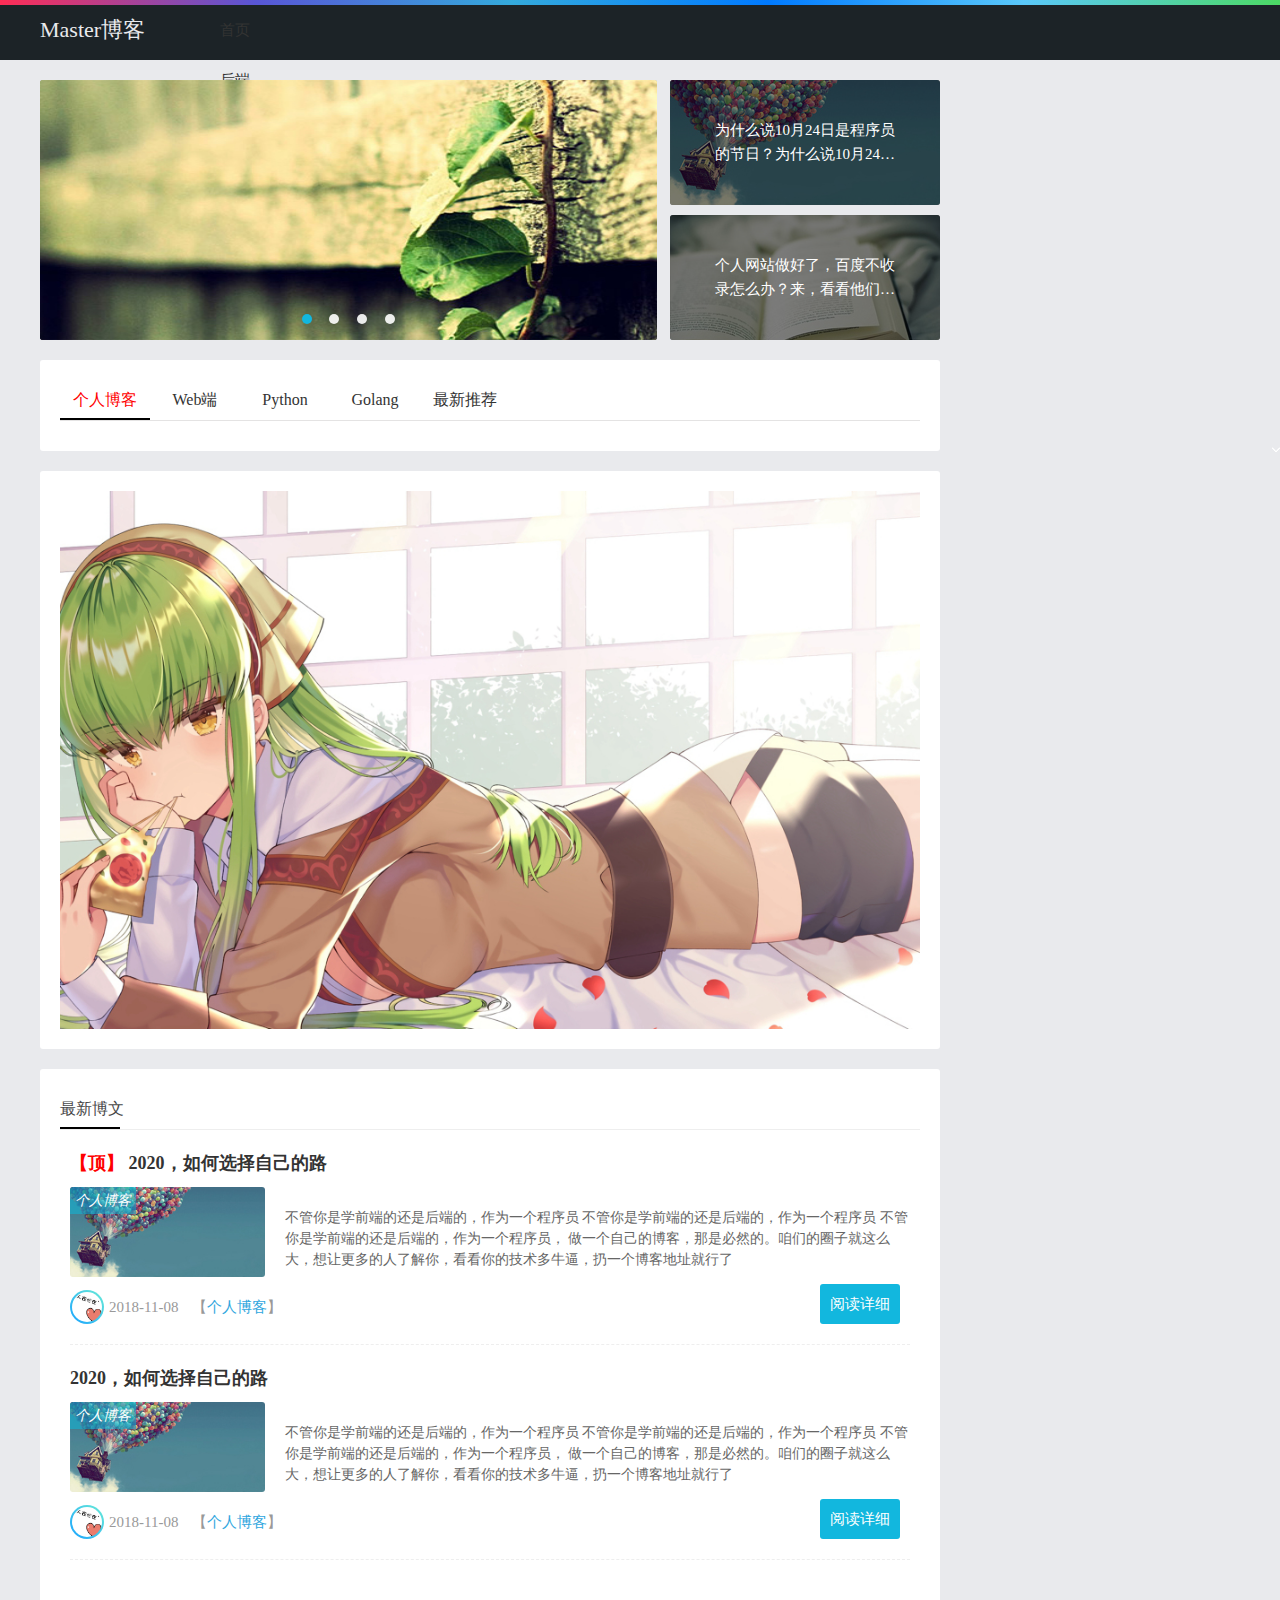
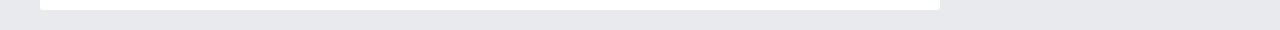
<file: blogs/index.html>
<!DOCTYPE html>
<html lang="en">
<head>
    <meta charset="UTF-8">
    <title>Title</title>
    <link rel="stylesheet" href="css/base.css">
    <link rel="stylesheet" href="css/article.css">
    <!--    <link rel="stylesheet" href="css/1.css">-->
    <script src="js/jquery-1.12.4.min.js"></script>
    <script>

        $(function () {

            // 轮播图
            var $banner = $('#banner');
            var $slide = $('li.slide');
            var $page = $("li.page");
            var $prev = $(".prev");
            var $next = $(".next");
            var index = 0;
            // 定时 轮播图
            var Show = setInterval(timeShow, 2300);

            // setTimeout   (timeShow,3);
            function timeShow() {
                index++;
                if (index >= $slide.length) index = 0;
                for (var i = 0; i <= $slide.length; i++) {
                    $slide.eq(i).css({"z-index": 1, "opacity": 0})
                }
                $slide.eq(index).css({"z-index": 2, "opacity": 1});
                $page.eq(index).addClass("active").siblings().removeClass("active")
                // console.log(index)
            }

            // 按钮点击
            $prev.click(function (event) {
                index--;
                // console.log(index)  // 从0开始计数，
                if (index <= -1) index = $slide.length - 1;
                $slide.eq(index).css({"z-index": 2, "opacity": 1}).siblings().not(".fader_controls").css({
                    "z-index": 0,
                    "opacity": 0
                });
                $page.eq(index).addClass("active").siblings().removeClass("active")
                console.log('$prev', index)
                event.stopPropagation();

            });
            $next.click(function (event) {
                index++;
                if (index >= $slide.length) index = 0;
                // $page.eq(index).addClass("active").siblings().removeClass("active")
                // console.log('---',index)
                $slide.eq(index).css({"z-index": 2, "opacity": 1}).siblings().not(".fader_controls").css({
                    "z-index": 0,
                    "opacity": 0
                });
                // $slide.eq(index).prevAll()
                $page.eq(index).addClass("active").siblings().removeClass("active")
                // console.log('$next',index)
                event.stopPropagation();
            });

            // 鼠标进入事件，子元素也触发
            $banner.mouseover(function () {
                // console.log(Show);
                clearInterval(Show);

            });
            //鼠标离开事件
            $banner.mouseout(function () {
                Show = setInterval(timeShow, 2300);
                // console.log('离开',Show)
            })

            $(".news-list li").mouseover(function (event) {
                // console.log($(".news-list li").index(this))  // 获取索引值
                // var index = $(".news-list li").index(this)
                $(this).addClass("sty-li").siblings().removeClass("sty-li")
            });

            $(".news-list").mouseout(function () {
                // console.log($(this))
                $(this).children().eq(0).addClass("sty-li").siblings().removeClass("sty-li")

            })

        });

    </script>



</head>
<body>

<!--上部分-->
<header id="header">

    <div class="navbox">
        <h2 id="mnavh"><span class="navicon"></span></h2>
        <!--        logo-->
        <div class="logo">
            <a href="/">
                Master博客
            </a></div>

        <nav>
            <!--    导航栏-->
            <ul id="starlist">
                <li><a href="/" id="selected">首页</a></li>
                <li class="menu"><a href="#">后端</a>
                    <ul class="sub">
                        <li><a href="#">Python</a></li>
                        <li><a href="#">Golang</a></li>
                        <li><a href="#">Node.js</a></li>
                    </ul>
                    <span></span></li>
                <li class="menu"><a href="#">web前端</a>
                    <ul class="sub">
                        <li><a href="#">css</a></li>
                        <li><a href="#">js</a></li>
                        <li><a href="#">Vue</a></li>
                        <li><a href="#">React</a></li>
                    </ul>
                    <span></span></li>
                <li class="menu"><a href="#">生活随记</a>
                    <ul class="sub">
                        <li><a href="#">我的日记</a></li>
                        <li><a href="#">程序人生</a></li>
                    </ul>
                    <span></span></li>
                <li><a href="#">碎言碎语</a></li>
                <li><a href="#">关于我们</a></li>
                <li><a href="#">时间轴</a></li>
                <li><a href="#">留言板</a>
                </li>
            </ul>
        </nav>


    </div>

</header>

<div class="searchbox">
</div>

<article>
    <!--// 中间部分    -->

    <!--    article右边部分-->
    <div class="lbox">

        <!--    // 上部分---------------->
        <div class="banbox">
            <div class="banner">
                <div id="banner" class="fader">

                    <li class="slide"><a href="#" target="_blank"><img src="images/show1.jpg"></a></li>

                    <li class="slide"><a href="#" target="_blank"><img src="images/show3.jpg"></a></li>

                    <li class="slide"><a href="#" target="_blank"><img src="images/show2.jpg"></a></li>

                    <li class="slide"><a href="#" target="_blank"><img src="images/show1.jpg"></a></li>
                    <div class="fader_controls">
                        <div class="page prev" data-target="prev"></div>
                        <div class="page next" data-target="next"></div>
                        <ul class="pager_list">
                            <li class="page active" data-target="1">1</li>
                            <li class="page" data-target="2">2</li>
                            <li class="page" data-target="3">3</li>
                            <li class="page" data-target="4">4</li>
                        </ul>
                    </div>
                </div>
            </div>
        </div>
        <!--    上右部分-->
        <div class="headline">
            <ul>
                <li><a href="#"><img src="images/h1.jpg">
                    <span>为什么说10月24日是程序员的节日？为什么说10月24日是程序员的节日为什么说10月24日是程序员的节日为什么说10月24日是程序员的节日</span></a></li>
                <li><a href="#"><img src="images/h2.jpg"><span>个人网站做好了，百度不收录怎么办？来，看看他们怎么做的。</span></a></li>
            </ul>
        </div>

        <!--  /// 中将部分------------->
        <div class="tab-box whitebg clearfix">
            <div class="tab-buttons">
                <ul>
                    <li class="newscurrent"><a href="#">个人博客</a></li>
                    <li><a href="#">Web端</a></li>
                    <li><a href="#">Python</a></li>
                    <li><a href="#">Golang</a></li>
                    <li><a href="#">最新推荐</a></li>
                </ul>
            </div>

            <div class="news-tab">
                <div class="news-item">
                    <ul class="news-list">
                        <li class="sty-li"><i></i><a href="#" title="">安静地做一个爱设计的女子</a>
                            <p>自从入了这行，很多人跟我说可以做网络教程，我也有考虑，但最终没有实现，因为我觉得在这个教程泛滥的时代，直接做一套免费的原创个人博客模板更为实在。每当看到自己喜欢的配色图片</p>
                        </li>
                        <li><i></i><a href="#" title="">电话以外的宁静</a>
                            <p>
                                电话很久没有响过了，我的QQ也很久没有在线了，消失了很多天，刚刚结识的朋友因为我身上又起了红疹，每天都发来消息询问我的情况，我做到了这么多天来的沉默，我相信，没有网络，我还是可以继续我自己的生活</p>
                        </li>
                        <li><i></i><a href="#" title="">遇见一个未知的你</a>
                            <p>听着那熟悉的歌曲看着那一张张可爱的图片.-读着我们共同欣赏的诗……也许我们曾经相遇,看着你远去的背影 ,沿着你来的方向 ,回忆时间穿梭于幸福的点点滴滴....</p></li>
                        <li><i></i><a href="#" title="">个人网站做好了，百度不收录怎么办？来，看看他们怎么做的...</a>
                            <p>不管你是学前端的还是后端的，作为一个程序员，做一个自己的博客，那是必然的。咱们的圈子就这么大，想让更多的人了解你，看看你的技术多牛逼，扔一个博客地址就行了</p></li>
                        <li><i></i><a href="#" title="">个人博客，属于我的小世界！</a>
                            <p>
                                个人博客，用来做什么？我刚开始就把它当做一个我吐槽心情的地方，也就相当于一个网络记事本，写上一些关于自己生活工作中的小情小事，也会放上一些照片，音乐。每天工作回家后就能访问自己的网站，一边听着音乐，一边写写文章。</p>
                        </li>

                    </ul>
                </div>

            </div>
        </div>

        <div class="ad whitebg">
            <a href="#" target="_blank">
                <img src="images/壁纸1.jpg"></a>
        </div>
        <!--        &#45;&#45;&#45;&#45;&#45;&#45;下部，文章排序&#45;&#45;&#45;&#45;-->
        <div class="whitebg bloglist">
            <h2 class="htitle">
                最新博文
            </h2>
            <ul>
                <li>
                    <h3 class="blog-title">
                        <b>【顶】</b>
                        <a href="#">2020，如何选择自己的路</a>
                    </h3>
                    <span class="blog-pic img-scale">
                        <i><a href="#">个人博客</a></i>
                        <a href="#"><img src="images/h1.jpg"></a>
                    </span>
                    <p class="blog-text">
                        不管你是学前端的还是后端的，作为一个程序员
                        不管你是学前端的还是后端的，作为一个程序员
                        不管你是学前端的还是后端的，作为一个程序员，
                        做一个自己的博客，那是必然的。咱们的圈子就这么大，想让更多的人了解你，看看你的技术多牛逼，扔一个博客地址就行了
                    </p>

                    <p class="blog-info">
                        <i class="avatar">
                            <a href="#" target="_blank"><img src="images/tou.jpg" border="0" width="30" height="30"
                                                             alt=""></a></i>
                        <span>2018-11-08</span>
                        <span>【<a href="#" target="_blank">个人博客</a>】</span>
                        <a href="#" class="view-more">阅读详细</a>
                    </p>
                </li>

                <li>
                    <h3 class="blog-title">
                        <a href="#">2020，如何选择自己的路</a>
                    </h3>
                    <span class="blog-pic img-scale">
                        <i><a href="#">个人博客</a></i>
                        <a href="#"><img src="images/h1.jpg"></a>
                    </span>
                    <p class="blog-text">
                        不管你是学前端的还是后端的，作为一个程序员
                        不管你是学前端的还是后端的，作为一个程序员
                        不管你是学前端的还是后端的，作为一个程序员，
                        做一个自己的博客，那是必然的。咱们的圈子就这么大，想让更多的人了解你，看看你的技术多牛逼，扔一个博客地址就行了
                    </p>

                    <p class="blog-info">
                        <i class="avatar">
                            <a href="#" target="_blank"><img src="images/tou.jpg" border="0" width="30" height="30"
                                                             alt=""></a></i>
                        <span>2018-11-08</span>
                        <span>【<a href="#" target="_blank">个人博客</a>】</span>
                        <a href="#" class="view-more">阅读详细</a>
                    </p>
                </li>
            </ul>

        </div>

    </div>


    <!--   article 左边部分-->
    <div class="rbox">


    </div>

</article>

</body>
</html>
</file>
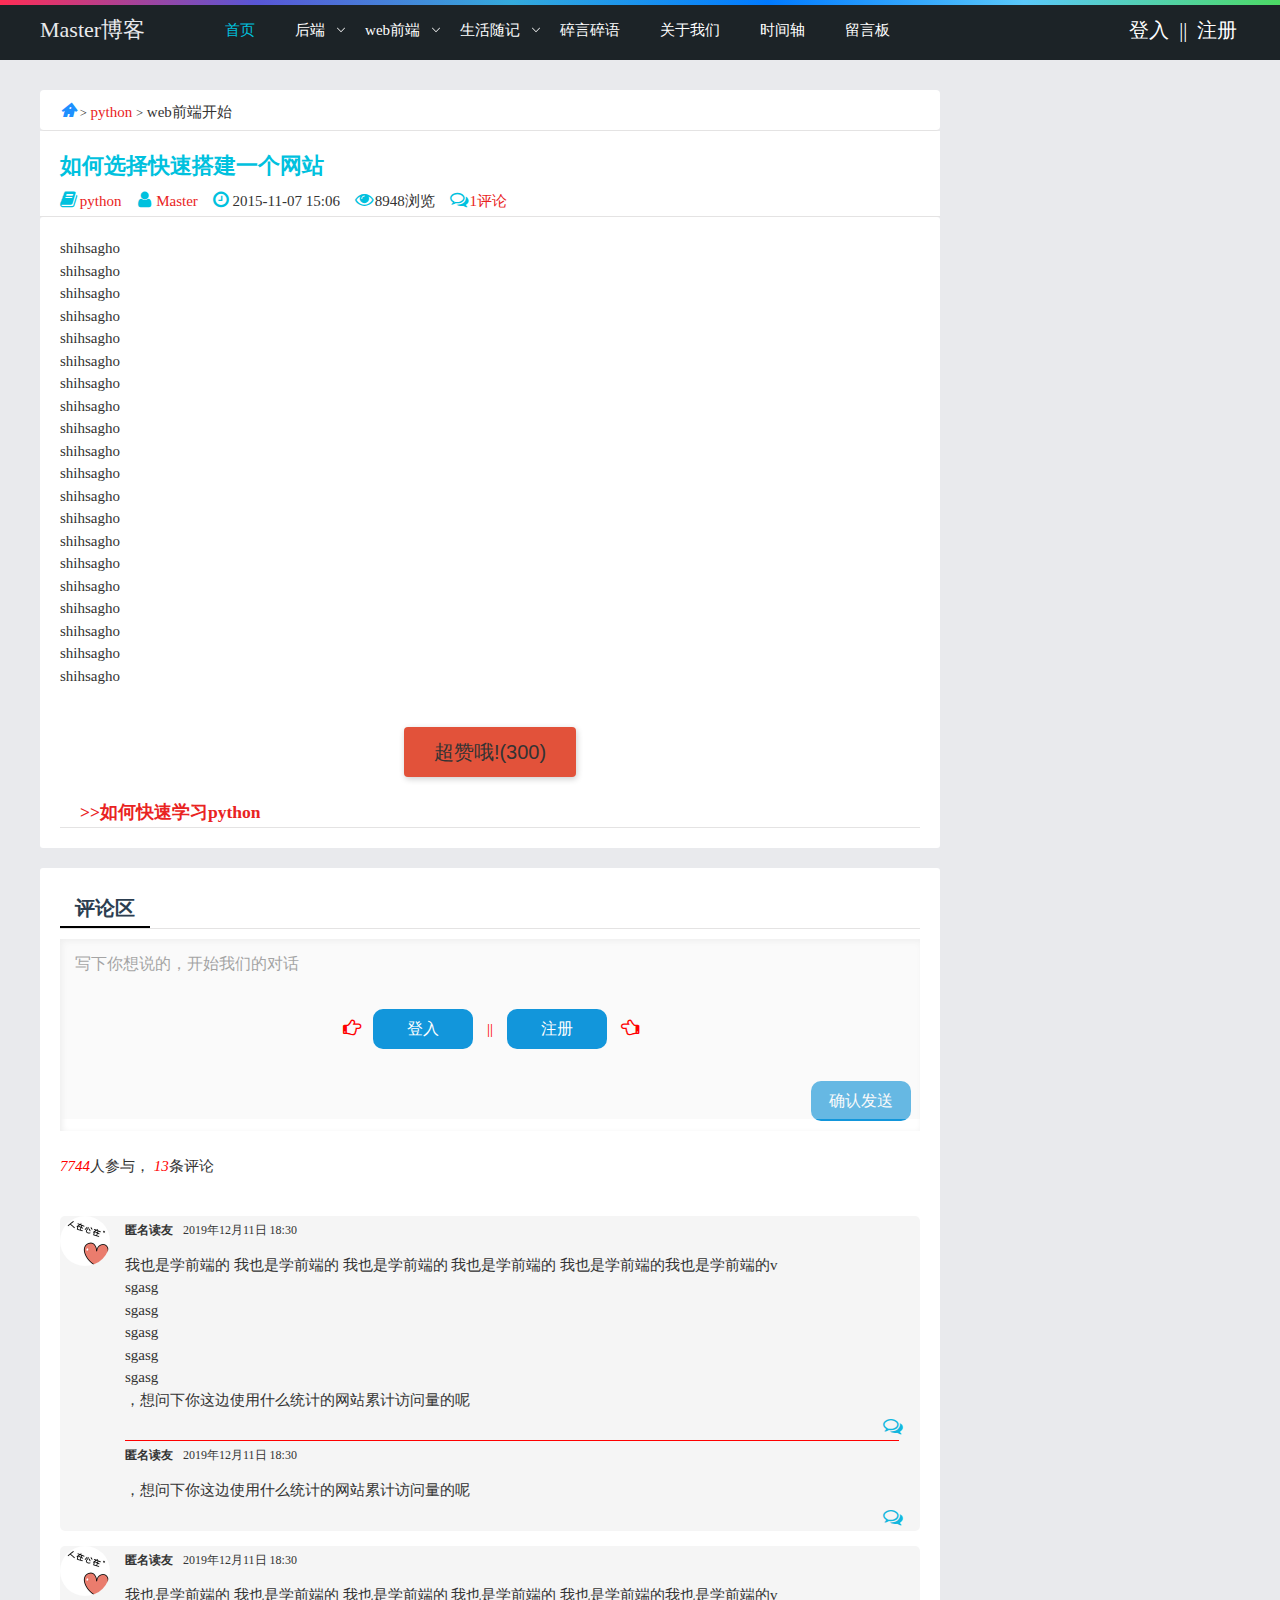
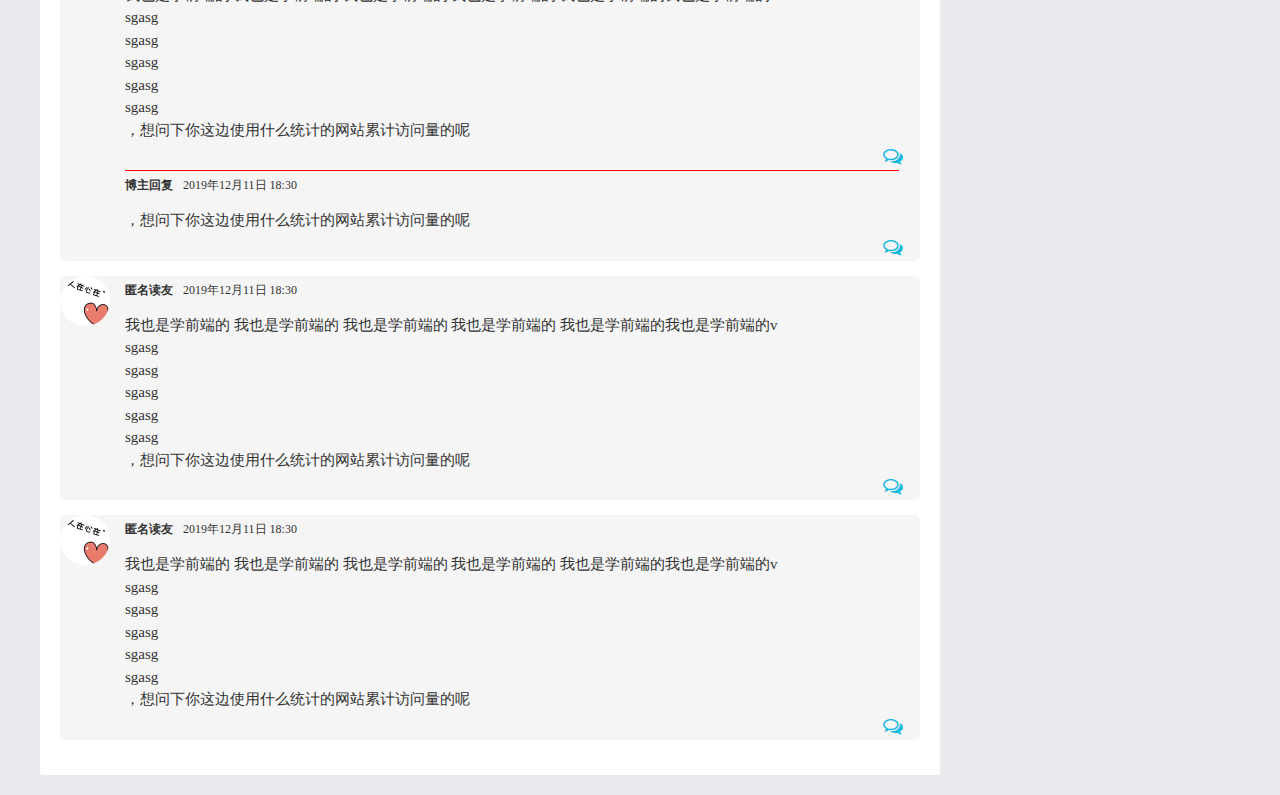
<file: blogs/article.html>
<!DOCTYPE html>
<html lang="en">
<head>
    <meta charset="UTF-8">
    <meta name="viewport"
          content="width=device-width,user-scalable=no,initial-scale=1.0,maximum-scale=1.0,minimum-scale=1.0">
    <title>Title</title>
    <link href="font-awesome-4.7.0/css/font-awesome.min.css" rel="stylesheet">
    <link rel="stylesheet" href="css/base.css">
    <link rel="stylesheet" href="css/article.css">
    <link rel="stylesheet" href="css/less/temp.css">
    <script src="js/jquery-1.12.4.min.js"></script>
    <script src="js/slideshow.js"></script>
</head>
<body>

<!--上部分-->
<header id="header">

    <div class="navbox">
        <h2 id="mnavh"><span class="navicon"></span></h2>
        <!--        logo-->
        <div class="logo">
            <a href="/">
                Master博客
            </a></div>

        <nav>
            <!--    导航栏-->
            <ul id="starlist" class="stat-bar">
                <li><a href="/" id="selected">首页</a></li>
                <li class="menu"><a href="#">后端</a>
                    <ul class="sub">
                        <li><a href="#">Python</a></li>
                        <li><a href="#">Golang</a></li>
                        <li><a href="#">Node.js</a></li>
                    </ul>
                    <span></span></li>
                <li class="menu"><a href="#">web前端</a>
                    <ul class="sub">
                        <li><a href="#">css</a></li>
                        <li><a href="#">js</a></li>
                        <li><a href="#">Vue</a></li>
                        <li><a href="#">React</a></li>
                    </ul>
                    <span></span></li>
                <li class="menu"><a href="#">生活随记</a>
                    <ul class="sub">
                        <li><a href="#">我的日记</a></li>
                        <li><a href="#">程序人生</a></li>
                    </ul>
                    <span></span></li>
                <li><a href="#">碎言碎语</a></li>
                <li><a href="#">关于我们</a></li>
                <li><a href="time-shaft.html">时间轴</a></li>
                <li><a href="#">留言板</a>
                </li>
            </ul>
        </nav>

        <div class="box-login">
            <div class="login conceal">
                <span>登入</span>
                <span>||</span>
                <span>注册</span>
            </div>
            <div class="stat-bar">
                <!--                        <i class="fa fa-address-book"></i>-->
                <li class="menu"><a href="#">个人中心</a>
                    <ul class="sub">
                        <li><a href="#">账号信息</a></li>
                        <li><a href="#">登入历史</a></li>
                    </ul>
                    <span></span></li>


            </div>


        </div>

    </div>

</header>

<div class="searchbox">
</div>



<article>
    <div class="lbox">
        <div class="artic-top clearfix">
            <a href="inde2.html"><i></i></a>
            <small>></small>
            <a href="#">python</a>
            <small>></small>
            <span>web前端开始</span>
        </div>

            <div class="head-art clearfix">
                <h1>如何选择快速搭建一个网站</h1>
                <div class="art-tag">
                    <span class="muted"><i class="fa fa-book"></i> <a href="#">python</a></span>
                    <span class="muted"><i class="fa fa-user"></i> <a href="#">Master</a></span>
                    <span class="muted"><i class="fa fa-clock-o"></i> 2015-11-07 15:06</span>
                    <span class="muted"><i class="fa fa-eye"></i> 8948浏览</span>
                    <span class="muted"><i class="fa fa-comments-o"></i> <a target="_blank" href="#">1评论</a></span>
<!--                    <span class="muted"><a href="#"><i class="fa fa-heart-o"></i> 19喜欢</a></span>-->
                </div>
            </div>

<!--        // 文章列表-->
        <div class="whitebg">
            <p>shihsagho</p>
            <p>shihsagho</p>
            <p>shihsagho</p>
            <p>shihsagho</p>
            <p>shihsagho</p>
            <p>shihsagho</p>
            <p>shihsagho</p>
            <p>shihsagho</p>
            <p>shihsagho</p>
            <p>shihsagho</p>
            <p>shihsagho</p>
            <p>shihsagho</p>
            <p>shihsagho</p>
            <p>shihsagho</p>
            <p>shihsagho</p>
            <p>shihsagho</p>
            <p>shihsagho</p>
            <p>shihsagho</p>
            <p>shihsagho</p>
            <p>shihsagho</p>

            <div class="up-like">
                超赞哦!(300)
            </div>
<!--            // 下一篇文章-->
            <div class="head-art">
                <h3><a href="#">>>如何快速学习python</a></h3>
            </div>
        </div>
        <!--        /* &#45;&#45;&#45;&#45;文章*/-->



<!--    // 评论区-->
        <div class="msg-board whitebg">
            <div class="tab-buttons">
                <ul>
                    <li class="newscurrent msg-art"><a href="#">评论区</a></li>
                </ul>
            </div>

        <!--     // 评论输入框-->
            <div class="pl-area-post">
                <div class="pl-post">
                    <textarea class="pl-post-word"  placeholder="写下你想说的，开始我们的对话"></textarea>
                </div>
                <input type="button" value="确认发送" onclick="show()">

                <div class="checkout">
                       <i class="fa fa-hand-o-right"></i>
                        <span class="but-che">登入</span>
                        <span>||</span>
                        <span class="but-che">注册</span>
                    <i class="fa fa-hand-o-left"></i>
                </div>
            </div>


            <div class="pl-header">
                <em >7744</em>人参与，
                <em >13</em>条评论
            </div>


<!--            // 评论-->
            <div class="me-area clearfix">
                <div class='me-area-user'>
                    <img src="images/tou.jpg">
                </div>
                <div class="me-area-cont">
                    <ul class="clearfix">
                        <li>匿名读友</li>
                        <li>2019年12月11日 18:30</li>
                    </ul>
                    <div class="me-saytext">我也是学前端的
                        我也是学前端的
                        我也是学前端的
                        我也是学前端的
                        我也是学前端的我也是学前端的v
                        <p>sgasg</p>
                        <p>sgasg</p>
                        <p>sgasg</p>
                        <p>sgasg</p>
                        <p>sgasg</p>
                        ，想问下你这边使用什么统计的网站累计访问量的呢</div>
                    <div class="me-tool"><i class="fa fa-comments-o dialogue"></i>
                        <div class="pl-area-post">
                            <div class="pl-post">
                                <textarea class="pl-post-word"  placeholder="写下你想说的，开始我们的对话"></textarea>
                            </div>
                            <input type="button" value="确认发送" onclick="show()">
                        </div>
                    </div>

                <!--     //// 回复数据-->
                    <div class="me-reply">
                        <ul class="clearfix">
                            <li>匿名读友</li>
                            <li>2019年12月11日 18:30</li>
                        </ul>
                        <div class="me-saytext">

                            ，想问下你这边使用什么统计的网站累计访问量的呢</div>
                        <div class="me-tool"><i class="fa fa-comments-o dialogue"></i>
                            <div class="pl-area-post">
                                <div class="pl-post">
                                    <textarea class="pl-post-word"  placeholder="写下你想说的，开始我们的对话"></textarea>
                                </div>
                                <input type="button" value="确认发送" onclick="show()">
                            </div>
                        </div>
                    </div>
                </div>
            </div>


            <div class="me-area clearfix">
                <div class='me-area-user'>
                    <img src="images/tou.jpg">
                </div>
                <div class="me-area-cont">
                    <ul class="clearfix">
                        <li>匿名读友</li>
                        <li>2019年12月11日 18:30</li>
                    </ul>
                    <div class="me-saytext">我也是学前端的
                        我也是学前端的
                        我也是学前端的
                        我也是学前端的
                        我也是学前端的我也是学前端的v
                        <p>sgasg</p>
                        <p>sgasg</p>
                        <p>sgasg</p>
                        <p>sgasg</p>
                        <p>sgasg</p>
                        ，想问下你这边使用什么统计的网站累计访问量的呢</div>
                    <div class="me-tool"><i class="fa fa-comments-o dialogue"></i>
                        <div class="pl-area-post">
                            <div class="pl-post">
                                <textarea class="pl-post-word"  placeholder="写下你想说的，开始我们的对话"></textarea>
                            </div>
                            <input type="button" value="确认发送" onclick="show()">
                        </div>
                    </div>

                    <!--     //// 回复数据-->
                    <div class="me-reply">
                        <ul class="clearfix">
                            <li>博主回复</li>
                            <li>2019年12月11日 18:30</li>
                        </ul>
                        <div class="me-saytext">

                            ，想问下你这边使用什么统计的网站累计访问量的呢</div>
                        <div class="me-tool"><i class="fa fa-comments-o dialogue"></i>
                            <div class="pl-area-post">
                                <div class="pl-post">
                                    <textarea class="pl-post-word"  placeholder="写下你想说的，开始我们的对话"></textarea>
                                </div>
                                <input type="button" value="确认发送" onclick="show()">
                            </div>
                        </div>
                    </div>
                </div>
            </div>
            <div class="me-area clearfix">
                <div class='me-area-user'>
                    <img src="images/tou.jpg">
                </div>
                <div class="me-area-cont">
                    <ul class="clearfix">
                        <li>匿名读友</li>
                        <li>2019年12月11日 18:30</li>
                    </ul>
                    <div class="me-saytext">我也是学前端的
                        我也是学前端的
                        我也是学前端的
                        我也是学前端的
                        我也是学前端的我也是学前端的v
                        <p>sgasg</p>
                        <p>sgasg</p>
                        <p>sgasg</p>
                        <p>sgasg</p>
                        <p>sgasg</p>
                        ，想问下你这边使用什么统计的网站累计访问量的呢</div>
                    <div class="me-tool"><i class="fa fa-comments-o dialogue"></i>
                        <div class="pl-area-post">
                            <div class="pl-post">
                                <textarea class="pl-post-word"  placeholder="写下你想说的，开始我们的对话"></textarea>
                            </div>
                            <input type="button" value="确认发送" onclick="show()">
                        </div>
                    </div>

                    <!--     //// 回复数据-->

                </div>
            </div>
            <div class="me-area clearfix">
                <div class='me-area-user'>
                    <img src="images/tou.jpg">
                </div>
                <div class="me-area-cont">
                    <ul class="clearfix">
                        <li>匿名读友</li>
                        <li>2019年12月11日 18:30</li>
                    </ul>
                    <div class="me-saytext">我也是学前端的
                        我也是学前端的
                        我也是学前端的
                        我也是学前端的
                        我也是学前端的我也是学前端的v
                        <p>sgasg</p>
                        <p>sgasg</p>
                        <p>sgasg</p>
                        <p>sgasg</p>
                        <p>sgasg</p>
                        ，想问下你这边使用什么统计的网站累计访问量的呢</div>
                    <div class="me-tool"><i class="fa fa-comments-o dialogue"></i>
                        <div class="pl-area-post">
                            <div class="pl-post">
                                <textarea class="pl-post-word"  placeholder="写下你想说的，开始我们的对话"></textarea>
                            </div>
                            <input type="button" value="确认发送" onclick="show()">
                        </div>
                    </div>

                    <!--     //// 回复数据-->

                </div>
            </div>


        </div>


    </div>



    <!--   article 左边部分-->
    <div class="rbox">


    </div>


</article>



</body>
</html>
</file>
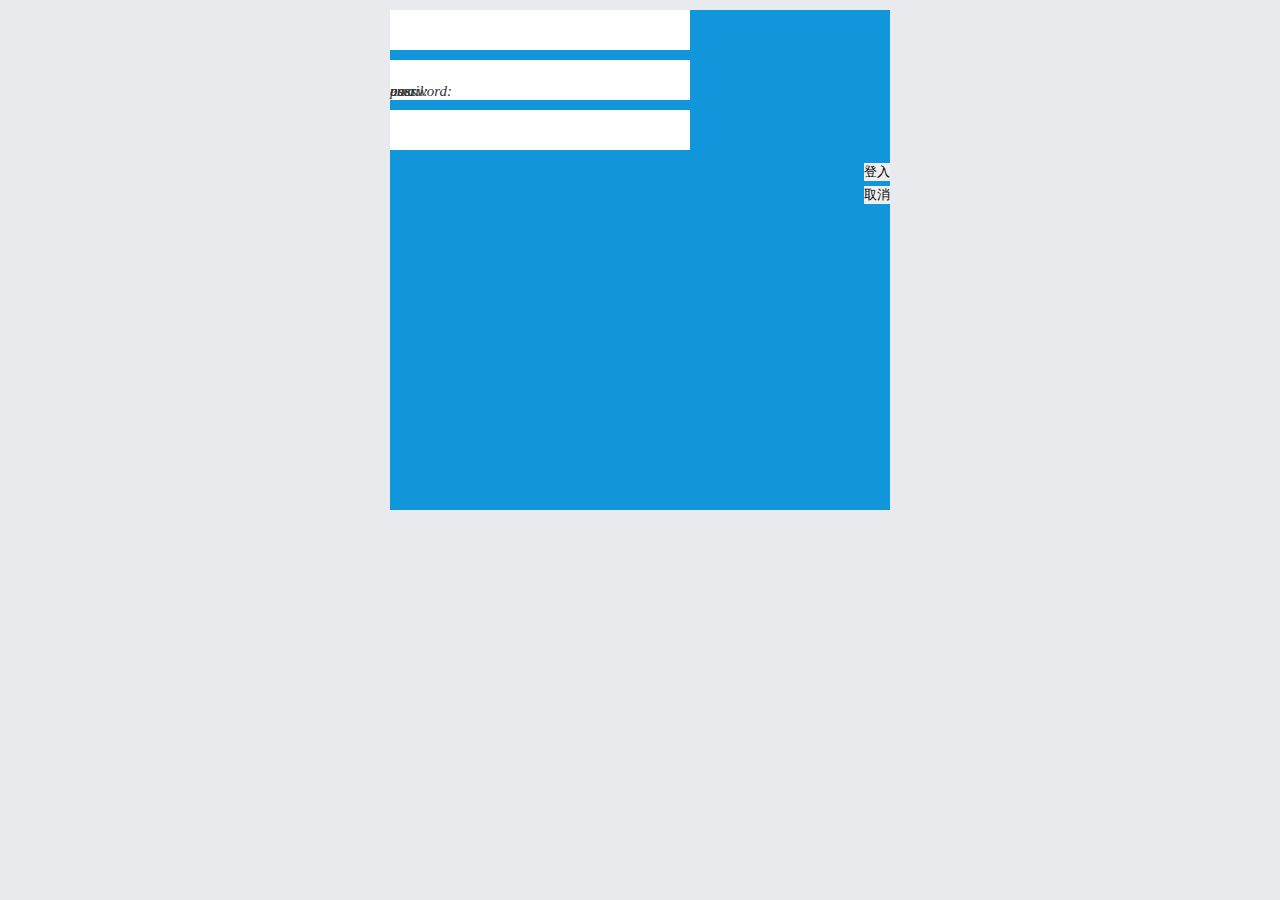
<file: blogs/login.html>
<!DOCTYPE html>
<html lang="en">
<head>
    <meta charset="UTF-8">
    <meta name="viewport"
          content="width=device-width,user-scalable=no,initial-scale=1.0,maximum-scale=1.0,minimum-scale=1.0">
    <title>Title</title>
    <link href="font-awesome-4.7.0/css/font-awesome.min.css" rel="stylesheet">
    <link rel="stylesheet" href="css/base.css">
    <link rel="stylesheet" href="css/article.css">
    <link rel="stylesheet" href="css/less/temp.css">
    <script src="js/jquery-1.12.4.min.js"></script>
    <script src="js/slideshow.js"></script>
</head>
<body>



<div class="m-login">
    <div class="login_box">
    <form name="input" class="form-but" action="html_form_action.asp" method="get">

        <div class="login-inp">
        <div><input type="text" name="user" /><i>user: </i></div>
        <div><input type="password" name="password" /><i>password: </i></div>
        <div><input type="email" name="email" /><i>email: </i></div>

        </div>
        <div>
            <input type="submit" value="登入"></p>
            <input type="submit" value="取消"></p>
        </div>

    </form>
    </div>
</div>

</body>
</html>
</file>
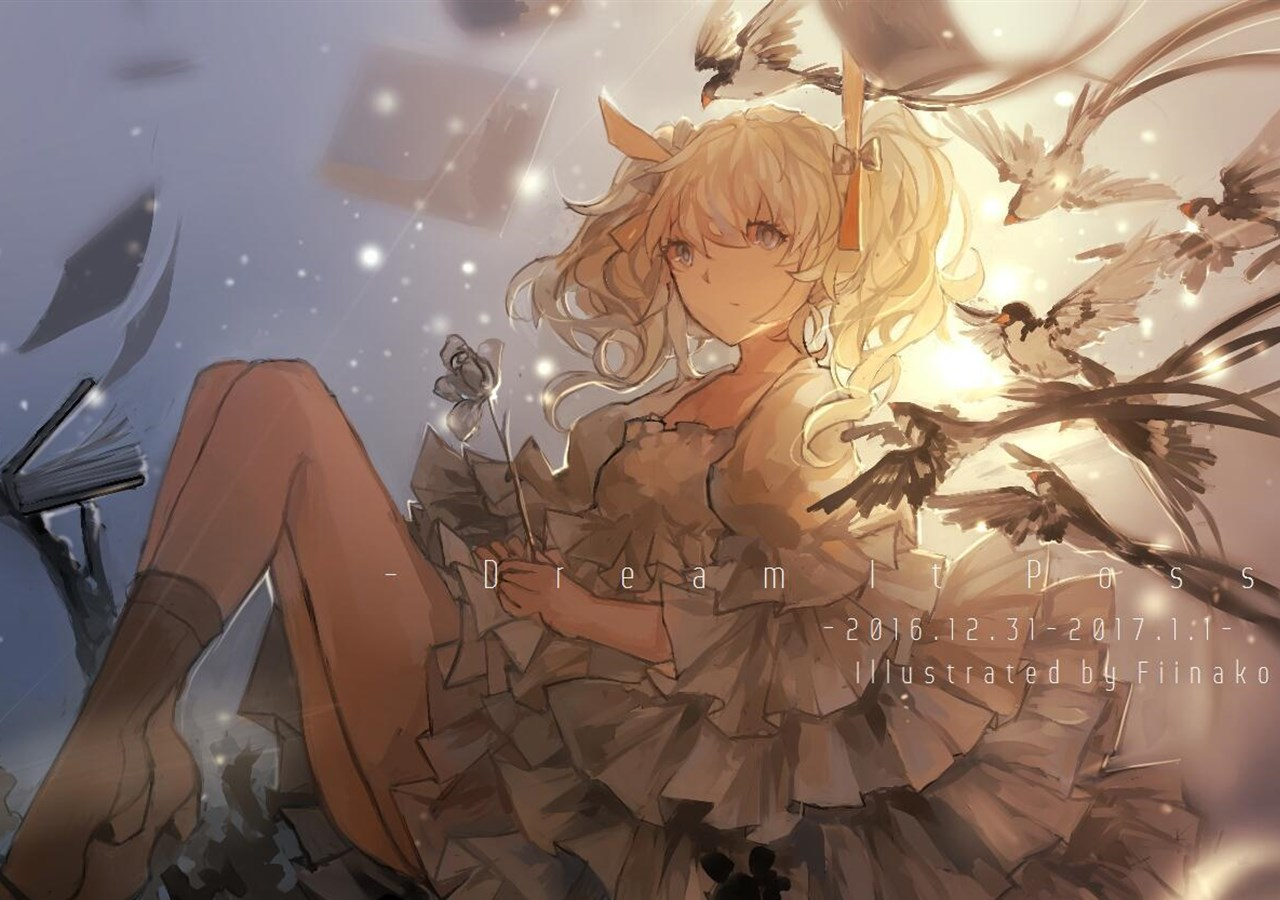
<file: blogs/pc端模板/login.html>
<!DOCTYPE html>
<html lang="en">
<head>
    <meta charset="UTF-8">
    <meta name="viewport"
          content="width=device-width,user-scalable=no,initial-scale=1.0,maximum-scale=1.0,minimum-scale=1.0">
    <title>Title</title>
    <link href="font-awesome-4.7.0/css/font-awesome.min.css" rel="stylesheet">
    <link rel="stylesheet" href="css/base.css">
    <link rel="stylesheet" href="css/article.css">
    <link rel="stylesheet" href="css/less/temp.css">
    <script src="js/jquery-1.12.4.min.js"></script>
    <script src="js/slideshow.js"></script>
    <style>
        body{
          background: url("images/body2.jpg") no-repeat;
         width: 100%;
            height: 100%;
        }

    </style>
</head>
<body>


<div id="login-box">
    <h1>Login</h1>
    <div class="form">
        <div class="item">
            <i class="fa fa-user-circle-o"></i>
            <input type="text" placeholder="Username">
        </div>
        <div class="item">
            <i class="fa fa-user-circle-o"></i>
            <input type="text"  placeholder="Password">
        </div>
        <button>Login</button>
    </div>

</div>

</body>
</html>
</file>
<file: blogs/css/base.css>
/* css 初始化 */
@charset "utf-8";
* {
    margin: 0; /* 去除内外边距 */
    padding: 0;
}

ul, li {
    list-style: none; /*  去除列表样式小点*/
}


@font-face {
    font-family: 'icomoon';  /* font-family icomoon 名字一样*/
    src: url('../fonts/icomoon.eot?7kkyc2');
    src: url('../fonts/icomoon.eot?7kkyc2#iefix') format('embedded-opentype'),
    url('../fonts/icomoon.ttf?7kkyc2') format('truetype'),
    url('../fonts/icomoon.woff?7kkyc2') format('woff'),
    url('../fonts/icomoon.svg?7kkyc2#icomoon') format('svg');
    font-weight: normal;
    font-style: normal;
}


/* // 清楚浮动 */
.clearfix:before,
.clearfix:after {
    display: table;
    content: "";
}

.clearfix:after {
    clear: both;
}

.clearfix {
    *zoom: 1 /*至此ie浏览器低版本*/
}

a {
    color: #333;
    /* 取消下划线 */
    text-decoration: none;
}

button,
input {
    /* 所有表单边框为0 */
    border: 0;
    /* css3 盒子模型 border和padding都包含到width里面 */
    box-sizing: border-box;
    /*取消轮廓亮度,*/
    resize: none;
    outline: 0;
}

a:hover {
    color: #000;
    text-decoration: none;
}

img {
    border: 0;
    display: block;
}

/*---------------图片动态效果---------------*/
.img-scale img {
    width: 100%;

    -moz-transition: all .5s ease;
    -webkit-transition: all .5s ease;
    -ms-transition: all .5s ease;
    -o-transition: all .5s ease;
    transition: all .5s ease;
    transition: all 0.5s;
}

.img-scale:hover img {
    transform: scale(1.1);
}


/*html, body, div, span, applet, object, iframe,*/
/*h1, h2, h3, h4, h5, h6, p, blockquote, pre,*/
/*a, abbr, acronym, address, big, cite, code,*/
/*del, dfn, em, img, ins, kbd, q, s, samp,*/
/*small, strike, strong, sub, sup, tt, var,*/
/*b, u, i, center,*/
/*dl, dt, dd, ol, ul, li,*/
/*fieldset, form, label, legend,*/
/*table, caption, tbody, tfoot, thead, tr, th, td,*/
/*article, aside, canvas, details, embed,*/
/*figure, figcaption, footer, header, hgroup,*/
/*menu, nav, output, ruby, section, summary,*/
/*time, mark, audio, video {*/
/*    margin: 0;*/
/*    padding: 0;*/
/*    border: 0;*/
/*    !*font-size: 100%;*!*/
/*    !*font: inherit;*!*/
/*    !*vertical-align: baseline;*!*/
/*}*/
/*!*--------------------------------------------------------------------*!*/


article {
    /*margin: 10px auto;*/
    width: 1200px;
    /*height: 100px;*/
    margin: auto;
    overflow: hidden

}

body {
    /*font: 15px "Microsoft YaHei", Arial, Helvetica, sans-serif;*/
    font: 15px Georgia, Times,  serif, 'Times New Roman', sans-serif;
    color: #333;
    background: #E9EAED;
    line-height: 1.5;
    overflow-x: hidden;
}

header {
    width: 100%;
    height: 50px;
    padding: 5px 0;
    background: #1c2327;
    /*margin-top: 1px ;*/
    /*background-color: #1c2327;*/
    /*border-top-color: #4cd964;*/
}

header::before {
    position: absolute;
    background: #000 linear-gradient(to left, #4cd964, #5ac8fa, #007aff, #34aadc, #5856d6, #ff2d55);
    content: "";
    height: 5px;
    top: 0;
    width: 100%;
}

.navbox {
    width: 1200px;
    /*height: 50px;*/
    margin: 0 auto;
}

/*-----------------------------------------------*/

/*todo 导航栏*/


#mnavh {
    display: none;
    margin: 5px 0 0 0;
    width: 24px;
    height: 40px;
    float: right;
    text-align: center;
    padding: 0 10px;
}

.navicon {
    display: none;
    position: relative;
    width: 30px;
    height: 5px;
    background-color: #fff;
    margin-top: 20px;

}


.logo {
    float: left;
    margin-right: 60px;
    line-height: 50px;
    color: #FFF;
    font-size: 22px;
}

.logo a {
    color: #E9EAED;
    /*font-size: 23px;*/
    font-family: 'Times New Roman',  Georgia,   Times,  serif;
}


nav {
    float: left;
    height: 50px;
    line-height: 50px;
    text-align: center;
}


.stat-bar li {

    position: relative; /* 相对定位  没有这个都会飘起来*/

    float: left;
    display: inline;
    width: max-content;

}

.stat-bar li a {
    display: inline;
    float: left;
    padding: 0 20px;
    color: #fff;
}

.stat-bar li a:hover,
.stat-bar #selected,
.selected > a,
.stat-bar li:hover {
    color: #00c1de;
}

.stat-bar li:hover a {
    color: #00c1de;
}


.stat-bar ul.sub {
    overflow: hidden;
    position: absolute; /* 需要 绝对定位*/
    left: 0;
    top: 50px;
    background: #1C2327;
    /*//隐藏，层叠最上*/
    display: none;
    z-index: 8;
}

.stat-bar ul.sub li {
    height: 30px;
    line-height: 30px;
    font-size: 14px;
    text-align: left;
}


.stat-bar ul.sub li:last-child {
    padding-bottom: 10px;
}

.stat-bar ul.sub li a {
    color: #fff;
}

.stat-bar ul.sub li a:hover {
    color: #00c1de;
}

/*.stat-bar li:hover ul.sub{*/
/*    display: block;*/
/*}*/

/*// 添加 箭头*/
.menu:before {
    background: url(../images/jt.png) no-repeat;
    height: 8px;
    width: 8px;
    position: absolute;
    content: "";
    top: 50%;
    right: 0;
    transform: translate(0, -50%);
    -ms-transition: all .5s ease;
    -moz-transition: all .5s ease;
    -webkit-transition: all .5s ease;
    -o-transition: all .5s ease;
    transition: all .5s;
    transform-origin: center center;
}

.menu:hover:before {
    transform: rotate(-180deg);
}

/*#mnavh{*/
/*    display: none;*/
/*    margin: 5px 0 0 0;*/
/*    float: right;*/
/*    text-align: center;*/
/*    padding: 0 10px;*/
/*}*/


/*--------------*/
/*// 登入注册*/

.box-login .login{
    display: block;
}
.box-login .stat-bar{
    display: none;
}

.box-login {
    height: 50px;
    float: right;
    width: 15%;
    text-align: right;
}

.login span {
    line-height: 50px;
    font-size: 20px;
    color: #FFFFFF;
    margin: 0 3px;
    /*width: 20px;*/
    cursor: pointer;
}

.box-login .stat-bar {
    height: 50px;
    color: #FFFFFF;
    line-height: 50px;
}


/*---s搜索框，先对定位-------*/

.searchbox {
    width: 1200px;
    margin: 10px auto;
    overflow: hidden;
    background: #FFFFFF;
    position: relative; /*占有位置*/
}


/*-------article 右边 栏---------------*/

/*-------------------右边标签， 链接， 搜索框-----------------------------*/

/*/////-------------名片--*/
.rbox-whit {
    background-color: #1C2327;
    border-radius: 3px;
    border: 1px solid red;
    margin-bottom: 20px;
    overflow: hidden;
}

.aside-box {
    width: 100%;
    /*background-color: #E9EAED;*/
    overflow: hidden;
    margin-bottom: 20px;

}

.user-card-bg .user-img {
    width: 50px;
    height: 50px;
    margin: 8px auto;

}

.user-card-bg .user-img img {
    display: block;
    width: 100%;
    height: 100%;
    border-radius: 50%;
}

.user-name {
    /*float: left;*/
    margin-left: 20px;
    margin-bottom: 10px;

}

.user-name p {
    font-size: 14px;
    color: #E9EAED;
}

.user-card-bg .box-icon {
    margin-left: 20px;
}

.user-card-bg .box-icon li {
    float: left;
    font-family: "icomoon";
    color: #12b7de;
    font-size: 40px;
    margin-right: 20px;
    cursor: pointer;
}


/*// ---------搜索框------*/

.rbox-search input {
    height: 34px;
    width: 75%;
    line-height: 34px;
    float: left;
    font-size: 16px;
    outline: 0;
   padding: 3px;
    border: 1px  #1296DB solid;
}

.rbox-search button {
    float: left;
    height: 34px;
    width: 25%;
    background-color: dodgerblue;
    color: #E9EAED;
    text-align: center;
    line-height: 34px;
    cursor: pointer;
    resize: none;
    outline: 0;
}


/*///-------每日一句*/
.box-daily {
    border-radius: 3px;
    overflow: hidden;
    background-color: #fff;
    border: 1px solid #eaeaea;
    margin-bottom: 15px;
}

.box-daily h3:hover {
    cursor: pointer;
    color: #F73B3B;
}

.box-daily h3 {
    font-size: 18px;
    background-color: #fbfbfb;
    padding: 11px 15px 10px;
    border: 1px solid #eaeaea;
    overflow: hidden;
    /*line-height: 18px;*/
}

.daily-txt {
    padding: 15px;
}

.daily-txt h4 {
    color: #3399cc;
    font-size: 20px;
    margin: 0 0 10px;
}

.daily-txt p {
    font-size: 12px;
    color: #AAA;
}


/*///有标签-----*/
.daily-txt .daily-tag li {
    margin: 5px 0;
    /*border: 1px red solid;*/
    text-align: center;
    line-height: 28px;
    /*background: #4cd96408;*/
    border-radius: 4px;
    cursor: pointer;
    position: relative;
    z-index: 10;
    color: #E9EAED;
    transition: all .6s ease;
}

.daily-tag li:nth-child(odd) {
    width: 48%;
    float: left;
    /*margin-right: 5px;*/
}

.daily-tag li:nth-child(even) {
    width: 48%;
    float: right;
    /*margin-left: 5px;*/
}


.daily-txt .daily-tag > a:hover {
    color: #ff2d55;
    background: #4cd964;
}

.hint-top {
    /*.hint-top:after{*/
    display: none;
    position: absolute;
    top: -18px;
    left: 50%;
    background-color: #383838;
    text-shadow: 0 -1px 0 #292929;
    box-shadow: 4px 4px 8px rgba(0, 0, 0, 0.3);
    font-family: "Helvetica Neue", Helvetica, Arial, sans-serif;
    width: 70px;
    height: 20px;
    line-height: 20px;
    color: white;
    text-align: center;
    border-radius: 5px;
    /*font-family: sans-serif;*/
    z-index: 33;
    transition: all 0.6s ease;
    transition-delay: 0ms;
    -webkit-transform: translate3d(0, 0, 0);
    -moz-transform: translate3d(0, 0, 0);
    transform: translate(-50%, -50%) translate3d(0, 0, 0);
    -webkit-transition: 0.6s ease;
    -moz-transition: 0.6s ease;
    -webkit-transition-delay: 0ms;
    -moz-transition-delay: 0ms;

}

.hint-top:after {
    content: '';
    position: absolute;
    bottom: -12px;
    left: 50%;
    width: 0;
    height: 0;
    border-left: 5px solid transparent;
    border-right: 5px solid transparent;
    border-top: 8px solid #292929;
    border-bottom-color: #292929;
    transform: translate(-50%, -50%)
}

.daily-txt li > a:hover .hint-top {
    display: block;
    visibility: visible;

}

/*---------链接*/
.daily-link a {
    float: left;
    /*height: 28px;*/
    width: 45%;
    margin: 5px 5px 5px 0;
    color: #1296DB;
    /*background-color: #1296DB;*/
    border-bottom: 1px solid #d0d2d4;
    /*border: 1px red solid;*/
    text-align: center;
    line-height: 28px;
    /*background: #4cd96408;*/
    border-radius: 4px;
    cursor: pointer;

}


/*-----回到顶部样式-----------*/

.back-upt {
    display: none;
    position: fixed;
    right: 80px;
    bottom: 70px;
    text-align: center;
    cursor: pointer;

}

.back-upt i {
    width: 0;
    font-size: 50px;
    color: #1296DB;
}




/*///////左右---------------------------------------------*/
.rbox {
    width: 23.5%;
    /*width: 28.5%;*/
    float: right;
    overflow: hidden;
    /*border: 1px red solid;*/
    /*height: 500px;*/
}


.lbox {
    width: 75%;
    float: left;
    overflow: hidden; /* 清除浮动，计算浮动高*/
}


/*// 字体图标*/

/*.icon-arrow{*/
/*    */
/*    !*align-content: center;*!*/
/*   font-size: 20px;*/
/*}*/
/*.ico-arrow:before{*/
/*    content: '\f0aa';*/
/*}*/
</file>
<file: blogs/css/article.css>
/*----------article 上部分-- 右-------*/

.banbox{
    width: 68.5%;
    overflow: hidden;
    float: left;
    border-radius: 3px;
    margin-bottom: 20px;
}
.banner{
    width: 100%;
    overflow: hidden;
    float: left;
}
.fader{
    position: relative;
    width: 100%;
    height: 260px;
    overflow: hidden;  /* 隐藏多余的*/
}

.fader .slide{
    position: absolute;
    width: 100%;
    top: 0;
    left: 0;
    /*/ 叠词选择出需要看到的图片/*/
    /*z-index: 0;*/
    /*opacity: 0;*/
}
/*测试。显示一张照片。后续通过js控制*/
.fader .slide:nth-child(1){
    z-index: 1;
    opacity: 1;
}
/*// 让图片填满盒子*/
.fader .slide img{
    width: 100%;
    height: 260px;
    margin: auto;
}
/*// 左右按钮,跟图图片大小设置宽高*/
.fader .prev,
.fader .next{
    position: absolute;
    height: 32px;
    width: 40px;
    line-height: 32px;
    top: 50%;
    left: 50px;
    z-index: 5;
    margin-top: -25px;

    opacity: 0; /* 隐藏*/
    /*鼠标样式*/
    cursor: pointer;
    /*// 动画效果，*/
    transition: all 200ms;
}
.fader .prev {
    background: url(../images/left.png) no-repeat
}
.fader .next {
    left: auto;
    right: 50px;
    background: url(../images/right.png) no-repeat
}

.banner:hover .fader_controls .page.prev {
    opacity: .7;
    left: 20px
}
.banner:hover .fader_controls .page.next {
    opacity: .7;
    right: 20px
}

/*// 小圆点*/
.fader .pager_list{
    position: absolute;
    bottom: 0;
    width: 100%;
    height: 26px;
    padding: 0;
    line-height: 40px;
    text-align: center;
    z-index: 5;
}
.fader .pager_list li{
    border-radius: 10px;
    display: inline-block;
    width: 10px;
    height: 10px;
    margin: 0 7px;
    background: #FFFFFF;
    transition: all 150ms;
    opacity: .9;
    text-indent: -9999px; /* 文字隐藏*/
    cursor: pointer;
}

/*带有active 显示不一样的颜色*/
.fader .pager_list li:hover,
.fader .pager_list li.active{
    opacity: 1;
    background: #12b7de;
}
/*----------article 上部分 左---------*/

.headline{
    width: 30%;
    float: right;
    overflow: hidden;
}
.headline ul{
    height: 260px;
}

.headline ul li{
    width: 100%;
    background: #000;
    height: 125px;
    margin-bottom: 10px;
    border-radius: 3px;
    overflow: hidden;
    position: relative; /* 用来定位字体*/
}
.headline ul li a{
    display: block;
    height: 100%;
    overflow: hidden;
}

.headline ul li img{
    width: 100%;
    height: 100%;
    opacity: .5;

    /*动画效果*/
    -moz-transition: all .5s ease;
    -webkit-transition: all .5s ease;
    -ms-transition: all .5s ease;
    -o-transition: all .5s ease;
    transition: all .5s ease;
    transition: all 0.5s;
}
.headline ul li:hover img{
    transform: scale(1.1);
    opacity: .9;
}

.headline ul li span{
    height: 48px;
    line-height: 24px;
    position: absolute;
    top: 30%;
    bottom: 0;
    left: 0;
    right: 0;
    color: #FFFFFF;
    padding: 0 40px;
    text-align: center;
    font-size: 15px;
    overflow: hidden;

    /*/// 多出来的字体省略*/
    text-overflow: ellipsis;
    -webkit-box-orient: vertical;
    display: -webkit-box;
    -webkit-line-clamp: 2;
}

/*----------article 中间部分---------*/
.tab-box{
    clear: both;  /* 清除浮动*/
    /*position: relative;*/
}
.whitebg{
    background: #fff;
    border-radius: 3px;
    padding: 20px;
    margin-bottom: 20px;
    overflow: hidden;
}

.tab-buttons{
    width: 100%;
    overflow: hidden;
    margin-bottom: 10px;
    border-bottom: #e4e3e3 1px solid;
}
.tab-buttons li {
    height: 40px;
    width: 90px;
    float: left;
    line-height: 40px;
    font-size: 16px;
    position: relative;
    text-align: center;
    transition: all 1s
}

.newscurrent:after{
    width: 100%;
    position: absolute;
    content: "";
    background: #000;
    height: 2px;
    bottom: 0;
    left: 0;
}


.tab-buttons .newscurrent a,
.tab-buttons ul li:hover a{
    color: red;
}




.news-list{
    width: 100%;
    display:none;
}
.news-list li{
    height: 22px;
    overflow: hidden;
    line-height: 32px;
    padding: 0 20px 10px 20px;
}

/*.news-list li a{*/
/*    height: 32px;*/
/*}*/
.news-list li img{
    width: 100%;
}
/*// 鼠标移到标签上是，高度为百分比，其余的不设置*/
/*.news-list li:hover{*/
/*    height: 100%;*/
/*    background: #F7F7F7;*/
/*}*/

/*.news-list li:hover a{*/
/*    color: #000;*/
/*    font-weight: bold;*/
/*}*/

/*.news-list li:hover i{*/
/*    background: #222;*/
/*}*/

/*.news-list .sty-li:nth-child(1){*/
/*    height: 100%;*/
/*    background: #F7F7F7;*/
/*}*/

/*.news-list .sty-li:nth-child(1) a{*/
/*    color: #000;*/
/*    font-weight: bold;*/
/*}*/
/*.news-list .sty-li:nth-child(1) i{*/
/*    background: #222;*/
/*}*/


.news-list .sty-li{
    height: 100%;
    background: #F7F7F7;
}

.news-list .sty-li a{
    color: #000;
    font-weight: bold;
}
.news-list .sty-li i{
    background: #222;
}



/*--------首页的最新内容展示-------*/
.excerpt {
    width: 100%;
    overflow: hidden;
    margin-bottom: 20px;
    padding: 10px 0 30px 0;
    position: relative;
    border-radius: 3px;

    /*border: red 1px solid;*/
    transition: all 0.6s;
}

.excerpt:hover {
    margin-bottom: 27px;
    padding: 15px 0 40px 0;
    border-bottom: #d0d2d4 solid 2px;
    border-top: #d0d2d4 solid 2px;
}

/*.excerpt:hover:before {*/
/*    outline: #d0d2d4 20px solid;*/
/*    content: '';*/
/*    border: 10px solid rgba(255,255,255,0.3);*/
/*    padding: 10px solid red;*/
/*    display: block;*/
/*    width: 100%;*/
/*    height: 100%;*/
/*    top: 0;*/
/*    left: 0;*/
/*    position: absolute;*/
/*    box-sizing: border-box;*/

/*}*/

/*.excerpt:after,*/
/*.excerpt:before{*/
/*    display: table;*/
/*    content: "";*/
/*    line-height: 0;*/
/*}*/
.e-x {
    /*text-align: center;*/
    height: 30px;
    line-height: 30px;
    margin: 0 10px 15px 0;
}

.label {
    line-height: 20px;
    color: #fff;
    vertical-align: baseline;
    white-space: nowrap;
    margin-right: 5px;
    /*position: relative;*/
    float: left;
    top: -2px;
    padding: 2px 6px 4px;
}

.label-important {
    background-color: #FC9D9A;
}

.excerpt .e-x h2 {
    /*line-height: 26px;*/
    float: left;
    /*border: 0;*/
    margin: 0 10px;
    /*font-size: ;*/
    font: normal normal 23px "Times New Roman";
    vertical-align: baseline;
}

.e-x h2 a {
    color: #00c1de;
}

.excerpt .focus {
    float: left;
    width: 26%;
    margin-right: 10px;
}

.excerpt .focus img {
    width: 100%;
    /*动画效果*/
    -moz-transition: all .5s ease;
    -webkit-transition: all .5s ease;
    -ms-transition: all .5s ease;
    -o-transition: all .5s ease;
    transition: all .5s ease;
    transition: all 0.5s;
}

.excerpt .focus:hover img {
    transform: scale(1.1);
    opacity: .9;
}

.excerpt .note {

    color: #777;
    line-height: 24px;
    font: normal 16px 'Times New Roman',  Georgia,   Times,  serif;;
    text-indent: 2em;
    letter-spacing: 2px;
}

.excerpt p.auth-span {
    float: right;
    position: absolute;
    bottom: 0;
    right: 0;
}

.excerpt .muted {
    font-size: 13px;
    margin-right: 20px;
    color: #999;

}

.fa {
    width: 16px;
    font-size: 1.23em;
    text-align: center;
    display: inline-block;
    font-style: normal;
    font-weight: 400;
    line-height: 1;
    -webkit-font-smoothing: antialiased;
    -moz-osx-font-smoothing: grayscale;
}

.excerpt .muted:hover a,
.excerpt .muted:last-child a,
.excerpt .e-x:hover h2 a {
    color: red;
}

.fa-user,
.fa-comments-o {
    color: #12b7de;
}






/*----------i标签----*/
.news-item ul li i {
    display: block;
    width: 20px;
    height: 20px;
    background: #9a9a9a;
    float: left;
    margin-top: 6px;
    margin-right: 20px;
    position: relative;
    font-style: normal
}

.news-item ul li i::before {
    position: absolute;
    left: 0;
    top: 0;
    font-size: 9px;
    color: #fff;
    line-height: 20px;
    width: 20px;
    text-align: center
}

.news-item ul li:first-child i {
    background: #222;
}

.news-item ul li:first-child i::before {
    content: "1";
}

.news-item ul li:nth-child(2) i::before {
    content: "2";
}

.news-item ul li:nth-child(3) i::before {
    content: "3";
}

.news-item ul li:nth-child(4) i::before {
    content: "4";
}

.news-item ul li:nth-child(5) i::before {
    content: "5";
}
/*-----------结束--*/

.news-list p{
    height: 48px;
    line-height: 24px;
    font-size: 14px;
    overflow: hidden;

    text-overflow: ellipsis;
    -webkit-box-orient: vertical;
    display: -webkit-box;
    -webkit-line-clamp: 2;
}

/*-----广告图----------------------------*/
.ad a img{
    width: 100%;
}

/*-----------文章内容---------*/


.htitle{
    font-size: 16px;
    line-height: 40px;
    border-bottom: 1px solid #eeeeee;
    color: #484848;
    font-weight: normal;
    position: relative;
    margin-bottom: 10px;

    transition: all .5s ease;
}
.htitle:after{
    content: "";
    position: absolute;
    width: 60px;
    height: 2px;
    background: #000000;
    left: 0;
    bottom: 0;
}


.htitle:hover:after{
    /*// 鼠标动画效果 宽度延迟*/
    width: 80px;
}

.bloglist ul{
    padding: 10px;
}

.bloglist li{
    overflow: hidden;
    margin-bottom: 20px;
    border-bottom: #eeeeee 1px dashed;
    padding-bottom: 20px;
    min-height: 120px;
    position: relative;

}
.blog-title{
    padding: 0 0 10px 0;
    font-size: 18px;
    overflow: hidden;
}

.bloglist li:hover .blog-title a{
    color: #337ab7;
}
.blog-title b{
    color: #FF0000;
}

.blog-pic{
    float: left;
    width: 23.2%;
    margin-right: 20px;
    overflow: hidden;
    border-radius: 3px;
    position: relative;
}
.blog-pic i{
    position: absolute;
    top: 0;
    left: 0;
    z-index: 3;
    font-size: 14px;
    padding: 3px 5px;
    background-color: rgba(18,182,211,.6);
    /*background-color: #337ab780;*/
}
.blog-pic i a{
    color: #FFFFFF;
}

.blog-text{
    font-size: 14px;
    margin-top: 20px;
    color: #666;

    text-overflow: ellipsis;
    -webkit-box-orient: vertical;
    display: -webkit-box;
    -webkit-line-clamp: 3;
}
.blog-info{
    margin-top: 20px;
    overflow: hidden;
    color: #999;
    line-height: 34px;
}
.blog-info span{
    margin: 5px;
}
.blog-info span a{
    color: #30a6de;
}
/*// 头像*/
.avatar{
    float: left;
    width: 30px;
    height: 30px;
    border-radius: 100%;
    padding: 2px;

    /*----头像设置圆框*/
    background: -webkit-linear-gradient(bottom left, rgba(0,153,255,.9), rgba(42,228,197,.7));
    background: -o-linear-gradient(bottom left, rgba(0,153,255,.9), rgba(42,228,197,.7));
    background: linear-gradient(to top right, rgba(0,153,255,.9), rgba(42,228,197,.7));
}

.avatar img {
    width: 100%;
    border-radius: 50%;
}
a.view-more{
    position: absolute;
    right: 10px;
    bottom: 20px;
    color: #fff;
    border-radius: 3px;
    background: #12b7de;
    padding: 3px 10px;

}

/*----------添加头像V*/
/*.active:after{*/
/*    content: '';*/
/*    position: absolute;*/
/*    !*background: url(../images/v.png) no-repeat;*!*/
/*    background-size: 12px;*/
/*    width: 12px;*/
/*    height: 12px;*/
/*    right: 0;*/
/*    bottom: 0*/
/*}*/








/*------------------------*/

/*----------------*/
</file>
<file: blogs/css/1.css>
@charset "utf-8"; @media screen and (min-width: 1024px) and (max-width: 1199px) {
    .navbox {
        width: 96%
    }

    #starlist li a {
        padding: 0 10px;
    }

    #starlist li.menu:before {
        right: 0
    }

    .zhuanti li {
        width: 27%
    }

    .searchbox {
        width: 96%
    }

    .box, article {
        width: 96%
    }

    .fader .slide img {
        height: 320px
    }

    .links li {
        width: 100%;
        text-align: left
    }

    .jianzhan li section {
        margin: 0 5px;
    }

    .jianzhan li:nth-child(1) {
        width: 30%
    }

    .jianzhan li:nth-child(3) {
        width: 36.3%
    }
}

@media screen and (max-width: 1023px) {
    /*header*/ header {
    position: fixed;
    z-index: 999
}

    nav {
        width: 100%;
        height: auto;
        background: rgba(0,0,0,0.5);
        margin-top: 18px;
        position: fixed;
        z-index: 999;
        top: 42px;
    }

    .searchico {
        position: absolute;
        top: 6px;
        right: 10px;
    }

    .search {
        width: 80%
    }

    .navbox {
        width: 100%
    }

    .searchbox {
        width: 100%;
        position: fixed;
        top: 50px;
        z-index: 99;
        background: rgba(0,0,0,.8);
    }

    .logo {
        margin-left: 0;
        line-height: 56px;
        float: none;
        text-align: center;
        margin-right: 0px;
    }

    #mnavh {
        overflow: hidden;
        position: absolute;
    }

    #mnavh {
        display: block;
    }

    #starlist {
        display: none;
        width: 100%;
        /* top: 30px; */
    }

    #starlist li {
        width: 55%;
        text-align: center;
        background: #12b7de;
        float: none;
        display: block;
        font-weight: bold;
    }

    #starlist li:last-child {
        padding-bottom: 100%
    }

    #starlist li a {
        color: #fff;
        display: block;
        width: 100%;
        text-align: center;
        float: none;
        padding: 0;
        background: #12b7de;
        border-bottom: #49ccea 1px solid;
    }

    #starlist ul.sub {
        display: block;
        position: inherit;
        left: inherit;
        top: inherit;
    }

    #starlist ul.sub li {
        width: 100%
    }

    #starlist ul.sub li:last-child {
        padding-bottom: 0;
        border-bottom: #49ccea 1px solid;
    }

    #starlist ul.sub li a {
        color: #fff;
        font-weight: normal;
        border-bottom: none;
    }

    #starlist ul.sub li a:hover, #starlist li:hover a, #starlist #selected {
        color: #fff;
    }

    .menu span {
        display: block;
        width: 50px;
        height: 50px;
        background: #12b7de;
        opacity: 0.5;
        position: absolute;
        top: 0;
        right: 0;
        border-left: #49ccea 1px solid;
    }

    #starlist li.menu:before {
        right: 20px;
    }

    /**/
    .box, article {
        width: 96%
    }

    article {
        padding-top: 80px;
    }

    .lbox {
        width: 100%
    }

    .rbox {
        display: none
    }

    .qq_join li section {
        margin: 0 10px
    }

    .jianzhan li section {
        margin: 0 5px;
    }

    .jianzhan li:nth-child(1) {
        width: 30%
    }

    .jianzhan li:nth-child(3) {
        width: 36.3%
    }

    .zhuanti li {
        width: 27%;
    }
}

@media only screen and (max-width: 768px) {
    .zhuanti li {
        padding: 15px;
    }

    .bplist a img {
        width: 96%
    }

    .xinlu li a {
        padding: 5px;
        margin: 0 5px;
    }

    .myblog li {
        width: 33.3%;
    }

    .qq_join li section {
        margin: 0 5px;
        padding: 5px;
    }

    .qq_join li p {
        margin: 10px 0;
        font-size: 12px
    }

    .endnav p:last-child {
        text-align: center;
        margin-top: 20px;
    }

    .site_tj li {
        width: 20%
    }

    .hnav a {
        font-size: 12px
    }

    .muban li section {
        margin: 0 5px;
        height: 260px;
        overflow: hidden
    }

    .zhuanti li {
        width: 27.6%;
        padding: 8px
    }
}

@media only screen and (max-width: 480px) {
    .headline {
        width: 100%
    }

    .headline ul {
        height: auto;
        padding-bottom: 10px;
        overflow: hidden
    }

    .headline ul li {
        width: 49%;
        float: left;
        height: 100px;
    }

    .headline ul li:last-child {
        float: right
    }

    .headline ul li span {
        padding: 0 10px
    }

    .banbox {
        width: 100%
    }

    .fader {
        height: auto;
        padding-top: 45%
    }

    .newspic {
        width: 100%;
        height: auto
    }

    .newspic li {
        width: 49%;
        float: left
    }

    .newspic li:last-child {
        float: right
    }

    .newspic li a {
        height: 100%
    }

    .newslist {
        float: none;
        width: 100%
    }

    .zhuanti ul {
        padding: 0
    }

    .zhuanti li {
        width: 44%;
        padding: 8px;
    }

    .zhuanti ul:before {
        left: 0;
    }

    .zhuanti ul:after {
        bottom: 0
    }

    .ad {
        padding: 5px
    }

    .blogtitle {
        font-size: 16px
    }

    .bplist {
        height: 60px
    }

    .bplist a img {
        height: 100%
    }

    a.viewmore {
        position: static;
        margin-top: 20px;
        text-align: center
    }

    .blogpic {
        width: 100px;
        margin-right: 10px
    }

    .blogtext {
        margin-top: 15px
    }

    .lanmu h1 {
        font-size: 18px;
    }

    .top_pic {
        width: 100%;
        float: none;
        margin-bottom: 10px
    }

    .top_box {
        float: none;
        width: 100%;
    }

    .liucheng li, .jianzhan li:nth-child(1), .jianzhan li:nth-child(3) {
        width: 100%;
    }

    .muban li section {
        height: auto
    }

    .site_tj li {
        width: 50%
    }

    .about {
        padding: 20px
    }

    .ab_box p:last-child {
        width: 100%;
        clear: both;
        padding-top: 10px
    }

    .ly_button {
        float: none;
        display: block;
    }

    .xinlu li {
        width: 50%
    }

    .myblog li, .xiangsi li {
        width: 50%
    }

    .qq_join li {
        width: 50%;
        margin-bottom: 20px
    }

    .wxbox ul {
        overflow: hidden;
        text-align: center
    }

    .wxbox li {
        float: none;
        display: inline-block
    }

    .wxbox {
        float: none
    }

    .endnav {
        width: 100%;
        overflow: hidden;
        margin-top: 20px
    }

    .endnav p {
        margin: 0 10px
    }

    .price_info img {
        position: static
    }

    .free li {
        width: 100%;
        margin-bottom: 10px
    }

    .newspic span {
        padding: 0 8px;
    }

    .hnav {
        float: none;
        width: 100%;
        clear: both;
        display: block;
        overflow: hidden;
    }

    .ztpic {
        height: 60px;
    }

    .zhuanti li b {
        -webkit-box-orient: vertical;
        display: -webkit-box;
        -webkit-line-clamp: 2;
        font-size: 14px;
        height: 42px;
        line-height: 24px;
        white-space: inherit;
    }

    .bloginfo {
        width: 100%
    }

    .imgscale img {
        height: 100%;
        max-width: 100%;
    }

    .blogpic i {
        display: none
    }

    .fader .slide img {
        height: auto;
        width: 100%
    }

    .otherlink li {
        width: 100%
    }

    .top_info {
        height: 60px;
    }

    .zhuanti span {
        display: none
    }

    .font16 {
        font-size: 12px;
    }

    .tab_buttons {
        overflow-x: auto;
    }

    .tab_buttons ul {
        width: 800px;
        overflow-x: scroll;
    }

    .newslist li {
        padding: 0 10px 10px 10px;
    }

    .tab_buttons li {
        margin-right: 30px;
        width: auto;
    }

    .newscurrent:after {
        width: 100%;
    }

    .kf, .sds {
        display: none
    }

    .newsbox section {
        width: 100%
    }

    a.viewmore {
        display: none
    }

    a.wxzx {
        display: none;
    }

    .xinlu li i {
        height: 60px;
    }

    .xinlu li i img {
        min-height: 60px;
    }

    .con_nav, .hnav, .toolbar {
        display: none
    }

    .top {
        right: 20px
    }

    #downurl li, .hotspot li {
        width: 100%
    }

    .hotspot li:nth-child(2) a:after, .hotspot li:nth-child(2) a:before {
        width: 0;
    }

    .headad {
        display: none
    }
}
</file>
<file: blogs/css/less/temp.css>
/* 变量 @变量名：*/
a {
  color: #e92322;
}
/* 混入： 可以定义一个好的样式引入到其它央视中：*/
.addReadius {
  border-radius: 10px;
  -webkit-align-content: center;
}
/* 嵌套*/
.but-che {
  height: 40px;
  width: 100px;
  font-size: 16px;
  color: white;
  line-height: 40px;
  border: 0;
  outline: 0;
  border-radius: 10px;
  background-color: #1296DB;
  cursor: pointer;
}
/*-----文章详情页------start-------*/
/*文章详情页 */
.artic-top {
  background-color: #FFF;
  border-radius: 4px;
  height: 40px;
  margin-top: 10px;
  line-height: 40px;
  padding-left: 20px;
  border-bottom: 1px solid #e4e3e3;
  overflow: hidden;
}
.artic-top:nth-child(*) {
  float: left;
  margin-right: 5px;
}
.artic-top:nth-child(1) i {
  font-family: 'icomoon';
  font-size: 16px;
  color: dodgerblue;
}
.artic-top:nth-last-child {
  color: #fbfbfb;
}
.head-art {
  background-color: #FFF;
  padding-left: 20px;
  border-bottom: 1px solid #e4e3e3;
  line-height: 30px;
  overflow: hidden;
}
.head-art h1 {
  margin-top: 20px;
  font-size: 22px;
  color: #00c1de;
}
.head-art .art-tag {
  padding-top: 5px;
  margin-bottom: 10px;
}
.head-art .art-tag span {
  float: left;
  margin-right: 15px;
}
.head-art .muted i {
  color: #00c1de;
}
.head-art .muted i:nth-last-child {
  color: red;
}
.whitebg .up-like {
  line-height: 50px;
  width: 20%;
  font-size: 20px;
  background: #E2523A;
  text-align: center;
  border-radius: 4px;
  margin: 40px auto 20px;
  box-shadow: 1px 2px 6px 0 rgba(0, 0, 0, 0.2);
  cursor: pointer;
  font-family: "futura", arial;
}
.whitebg .up-like:hover {
  color: white;
}
.msg-board {
  margin-top: 20px;
}
.msg-board .msg-art {
  font-size: 20px;
  font-weight: 880;
}
.msg-board .msg-art a {
  color: #2c3e50;
}
.msg-board .msg-art:hover {
  width: 110px;
}
/*评论输入框*/
.pl-area-post {
  width: 100%;
  padding: 10px 15px 50px;
  box-sizing: border-box;
  box-shadow: inset 2px 2px 6px rgba(0, 0, 0, 0.08);
  position: relative;
}
.pl-area-post .pl-post-word {
  width: 100%;
  height: 120px;
  border: 0;
  padding-top: 5px;
  resize: none;
  font-size: 16px;
  outline: 0;
  border-radius: 8px;
}
.pl-area-post input {
  height: 40px;
  width: 100px;
  font-size: 16px;
  color: white;
  line-height: 40px;
  border: 0;
  outline: 0;
  border-radius: 10px;
  background-color: #1296DB;
  cursor: pointer;
  position: absolute;
  bottom: 10px;
  right: 9px;
}
.pl-area-post .checkout {
  position: absolute;
  width: 100%;
  height: 180px;
  top: 0;
  left: 0;
  color: red;
  background-color: #f2f2f260;
  text-align: center;
  line-height: 180px;
  margin: 0 auto;
}
.pl-area-post .checkout .but-che {
  display: inline-block;
  color: white;
  margin: 0 10px;
}
.pl-area-post .checkout .but-che:hover {
  color: red;
}
/*数量显示条*/
.pl-header {
  height: 70px;
  width: 100%;
  line-height: 30px;
  padding: 20px 0;
  box-sizing: border-box;
}
.pl-header em {
  color: red;
}
/* 评论区用户*/
.me-area {
  margin: 15px 0;
  border-radius: 5px;
  background-color: #cccccc30;
}
.me-area .me-area-user {
  float: left;
  height: 50px;
  width: 50px;
  margin-right: 15px;
}
.me-area .me-area-user img {
  height: 100%;
  width: 100%;
  border-radius: 50%;
}
.me-area .me-area-cont {
  width: 90%;
  float: left;
  box-sizing: border-box;
}
.me-area .me-area-cont ul li {
  float: left;
  margin: 5px 10px 10px 0;
  font-size: 12px;
}
.me-area .me-area-cont ul li:nth-child(1) {
  font-weight: 999;
}
.me-area .me-area-cont .me-saytext {
  margin: 5px 0;
}
.me-area .me-area-cont .me-tool {
  text-align: right;
  font-size: 16px;
  cursor: pointer;
}
.me-area .me-area-cont .me-tool i:hover {
  font-size: 30px;
  color: pink;
}
.me-area .me-area-cont .pl-area-post {
  display: none;
  border-radius: 5px;
}
.me-area .me-area-cont .me-reply {
  border-top: 1px solid red;
}
/*-----------end-------*/
/*-------登入注册----*/
.m-login {
  width: 500px;
  height: 500px;
  background-color: #1296DB;
  text-align: right;
  margin: 0 auto;
  align-items: center;
}
.m-login .login-inp {
  position: relative;
}
.m-login .login-inp div {
  height: 40px;
  width: 300px;
  margin: 10px 30px 10px 0;
}
.m-login .login-inp div i {
  position: absolute;
  top: 50%;
  left: 0;
}
.m-login .login-inp div input {
  width: 100%;
  height: 100%;
  padding: 10px 15px;
}
/*# sourceMappingURL=temp.css.map */
</file>
<file: blogs/pc端模板/css/base.css>
/* css 初始化 */
@charset "utf-8";
* {
    margin: 0; /* 去除内外边距 */
    padding: 0;
}

ul, li {
    list-style: none; /*  去除列表样式小点*/
}


@font-face {
    font-family: 'icomoon';  /* font-family icomoon 名字一样*/
    src: url('../fonts/icomoon.eot?7kkyc2');
    src: url('../fonts/icomoon.eot?7kkyc2#iefix') format('embedded-opentype'),
    url('../fonts/icomoon.ttf?7kkyc2') format('truetype'),
    url('../fonts/icomoon.woff?7kkyc2') format('woff'),
    url('../fonts/icomoon.svg?7kkyc2#icomoon') format('svg');
    font-weight: normal;
    font-style: normal;
}


/* // 清楚浮动 */
.clearfix:before,
.clearfix:after {
    display: table;
    content: "";
}

.clearfix:after {
    clear: both;
}

.clearfix {
    *zoom: 1 /*至此ie浏览器低版本*/
}

a {
    color: #333;
    /* 取消下划线 */
    text-decoration: none;
}

button,
input {
    /* 所有表单边框为0 */
    border: 0;
    /* css3 盒子模型 border和padding都包含到width里面 */
    box-sizing: border-box;
    /*取消轮廓亮度,*/
    resize: none;
    outline: 0;
}

a:hover {
    color: #000;
    text-decoration: none;
}

img {
    border: 0;
    display: block;
}

/*---------------图片动态效果---------------*/
.img-scale img {
    width: 100%;

    -moz-transition: all .5s ease;
    -webkit-transition: all .5s ease;
    -ms-transition: all .5s ease;
    -o-transition: all .5s ease;
    transition: all .5s ease;
    transition: all 0.5s;
}

.img-scale:hover img {
    transform: scale(1.1);
}


/*html, body, div, span, applet, object, iframe,*/
/*h1, h2, h3, h4, h5, h6, p, blockquote, pre,*/
/*a, abbr, acronym, address, big, cite, code,*/
/*del, dfn, em, img, ins, kbd, q, s, samp,*/
/*small, strike, strong, sub, sup, tt, var,*/
/*b, u, i, center,*/
/*dl, dt, dd, ol, ul, li,*/
/*fieldset, form, label, legend,*/
/*table, caption, tbody, tfoot, thead, tr, th, td,*/
/*article, aside, canvas, details, embed,*/
/*figure, figcaption, footer, header, hgroup,*/
/*menu, nav, output, ruby, section, summary,*/
/*time, mark, audio, video {*/
/*    margin: 0;*/
/*    padding: 0;*/
/*    border: 0;*/
/*    !*font-size: 100%;*!*/
/*    !*font: inherit;*!*/
/*    !*vertical-align: baseline;*!*/
/*}*/
/*!*--------------------------------------------------------------------*!*/


article {
    /*margin: 10px auto;*/
    width: 1200px;
    /*height: 100px;*/
    margin: auto;
    overflow: hidden

}

body {
    /*font: 15px "Microsoft YaHei", Arial, Helvetica, sans-serif;*/
    font: 15px Georgia, Times,  serif, 'Times New Roman', sans-serif;
    color: #333;
    background: #E9EAED;
    line-height: 1.5;
    overflow-x: hidden;
}

header {
    width: 100%;
    height: 50px;
    padding: 5px 0;
    background: #1c2327;
    /*margin-top: 1px ;*/
    /*background-color: #1c2327;*/
    /*border-top-color: #4cd964;*/
}

header::before {
    position: absolute;
    background: #000 linear-gradient(to left, #4cd964, #5ac8fa, #007aff, #34aadc, #5856d6, #ff2d55);
    content: "";
    height: 5px;
    top: 0;
    width: 100%;
}

.navbox {
    width: 1200px;
    /*height: 50px;*/
    margin: 0 auto;
}

/*-----------------------------------------------*/

/*todo 导航栏*/


#mnavh {
    display: none;
    margin: 5px 0 0 0;
    width: 24px;
    height: 40px;
    float: right;
    text-align: center;
    padding: 0 10px;
}

.navicon {
    display: none;
    position: relative;
    width: 30px;
    height: 5px;
    background-color: #fff;
    margin-top: 20px;

}


.logo {
    float: left;
    margin-right: 60px;
    line-height: 50px;
    color: #FFF;
    font-size: 22px;
}

.logo a {
    color: #E9EAED;
    /*font-size: 23px;*/
    font-family: 'Times New Roman',  Georgia,   Times,  serif;
}


nav {
    float: left;
    height: 50px;
    line-height: 50px;
    text-align: center;
}


.stat-bar li {
    position: relative; /* 相对定位  没有这个都会飘起来*/
    float: left;
    display: inline;
    width: max-content;

}

.stat-bar li a {
    display: inline;
    float: left;
    padding: 0 20px;
    color: #fff;
}

.stat-bar li a:hover,
.stat-bar #selected,
.selected > a,
.stat-bar li:hover {
    color: #00c1de;
}

.stat-bar li:hover a {
    color: #00c1de;
}


.stat-bar ul.sub {
    overflow: hidden;
    position: absolute; /* 需要 绝对定位*/
    left: 0;
    top: 50px;
    background: #1C2327;
    /*//隐藏，层叠最上*/
    display: none;
    z-index: 8;
}

.stat-bar ul.sub li {
    height: 30px;
    line-height: 30px;
    font-size: 14px;
    text-align: left;
}


.stat-bar ul.sub li:last-child {
    padding-bottom: 10px;
}

.stat-bar ul.sub li a {
    color: #fff;
}

.stat-bar ul.sub li a:hover {
    color: #00c1de;
}

/*.stat-bar li:hover ul.sub{*/
/*    display: block;*/
/*}*/

/*// 添加 箭头*/
.menu:before {
    background: url(../images/jt.png) no-repeat;
    height: 8px;
    width: 8px;
    position: absolute;
    content: "";
    top: 50%;
    right: 0;
    transform: translate(0, -50%);
    -ms-transition: all .5s ease;
    -moz-transition: all .5s ease;
    -webkit-transition: all .5s ease;
    -o-transition: all .5s ease;
    transition: all .5s;
    transform-origin: center center;
}

.menu:hover:before {
    transform: rotate(-180deg);
}

/*#mnavh{*/
/*    display: none;*/
/*    margin: 5px 0 0 0;*/
/*    float: right;*/
/*    text-align: center;*/
/*    padding: 0 10px;*/
/*}*/


/*--------------*/
/*// 登入注册*/

.box-login .login{
    display: block;
}
.box-login .stat-bar{
    display: none;
}

.box-login {
    height: 50px;
    float: right;
    width: 15%;
    text-align: right;
}

.login span {
    line-height: 50px;
    font-size: 20px;
    color: #FFFFFF;
    margin: 0 3px;
    /*width: 20px;*/
    cursor: pointer;
}

.box-login .stat-bar {
    height: 50px;
    color: #FFFFFF;
    line-height: 50px;
}


/*---s搜索框，先对定位-------*/

.searchbox {
    width: 1200px;
    margin: 10px auto;
    overflow: hidden;
    background: #FFFFFF;
    position: relative; /*占有位置*/
}


/*-------article 右边 栏---------------*/

/*-------------------右边标签， 链接， 搜索框-----------------------------*/

/*/////-------------名片--*/
.rbox-whit {
    background-color: #1C2327;
    border-radius: 3px;
    border: 1px solid red;
    margin-bottom: 20px;
    overflow: hidden;
}

.aside-box {
    width: 100%;
    /*background-color: #E9EAED;*/
    overflow: hidden;
    margin-bottom: 20px;

}

.user-card-bg .user-img {
    width: 50px;
    height: 50px;
    margin: 8px auto;

}

.user-card-bg .user-img img {
    display: block;
    width: 100%;
    height: 100%;
    border-radius: 50%;
}

.user-name {
    /*float: left;*/
    margin-left: 20px;
    margin-bottom: 10px;

}

.user-name p {
    font-size: 14px;
    color: #E9EAED;
}

.user-card-bg .box-icon {
    margin-left: 20px;
}

.user-card-bg .box-icon li {
    float: left;
    font-family: "icomoon";
    color: #12b7de;
    font-size: 40px;
    margin-right: 20px;
    cursor: pointer;
}


/*// ---------搜索框------*/

.rbox-search input {
    height: 34px;
    width: 75%;
    line-height: 34px;
    float: left;
    font-size: 16px;
    outline: 0;
   padding: 3px;
    border: 1px  #1296DB solid;
}

.rbox-search button {
    float: left;
    height: 34px;
    width: 25%;
    background-color: dodgerblue;
    color: #E9EAED;
    text-align: center;
    line-height: 34px;
    cursor: pointer;
    resize: none;
    outline: 0;
}


/*///-------每日一句*/
.box-daily {
    border-radius: 3px;
    overflow: hidden;
    background-color: #fff;
    border: 1px solid #eaeaea;
    margin-bottom: 15px;
}

.box-daily h3:hover {
    cursor: pointer;
    color: #F73B3B;
}

.box-daily h3 {
    font-size: 18px;
    background-color: #fbfbfb;
    padding: 11px 15px 10px;
    border: 1px solid #eaeaea;
    overflow: hidden;
    /*line-height: 18px;*/
}

.daily-txt {
    padding: 15px;
}

.daily-txt h4 {
    color: #3399cc;
    font-size: 20px;
    margin: 0 0 10px;
}

.daily-txt p {
    font-size: 12px;
    color: #AAA;
}


/*///有标签-----*/
.daily-txt .daily-tag li {
    margin: 5px 0;
    /*border: 1px red solid;*/
    text-align: center;
    line-height: 28px;
    /*background: #4cd96408;*/
    border-radius: 4px;
    cursor: pointer;
    position: relative;
    z-index: 7;
    color: #E9EAED;
    transition: all .6s ease;
}

.daily-tag li:nth-child(odd) {
    width: 48%;
    float: left;
    /*margin-right: 5px;*/
}

.daily-tag li:nth-child(even) {
    width: 48%;
    float: right;
    /*margin-left: 5px;*/
}


.daily-txt .daily-tag > a:hover {
    color: #ff2d55;
    background: #4cd964;
}

.hint-top {
    /*.hint-top:after{*/
    display: none;
    position: absolute;
    top: -18px;
    left: 50%;
    background-color: #383838;
    text-shadow: 0 -1px 0 #292929;
    box-shadow: 4px 4px 8px rgba(0, 0, 0, 0.3);
    font-family: "Helvetica Neue", Helvetica, Arial, sans-serif;
    width: 70px;
    height: 20px;
    line-height: 20px;
    color: white;
    text-align: center;
    border-radius: 5px;
    /*font-family: sans-serif;*/
    z-index: 33;
    transition: all 0.6s ease;
    transition-delay: 0ms;
    -webkit-transform: translate3d(0, 0, 0);
    -moz-transform: translate3d(0, 0, 0);
    transform: translate(-50%, -50%) translate3d(0, 0, 0);
    -webkit-transition: 0.6s ease;
    -moz-transition: 0.6s ease;
    -webkit-transition-delay: 0ms;
    -moz-transition-delay: 0ms;

}

.hint-top:after {
    content: '';
    position: absolute;
    bottom: -12px;
    left: 50%;
    width: 0;
    height: 0;
    border-left: 5px solid transparent;
    border-right: 5px solid transparent;
    border-top: 8px solid #292929;
    border-bottom-color: #292929;
    transform: translate(-50%, -50%)
}

.daily-txt li > a:hover .hint-top {
    display: block;
    visibility: visible;

}

/*---------链接*/
.daily-link a {
    float: left;
    /*height: 28px;*/
    width: 45%;
    margin: 5px 5px 5px 0;
    color: #1296DB;
    /*background-color: #1296DB;*/
    border-bottom: 1px solid #d0d2d4;
    /*border: 1px red solid;*/
    text-align: center;
    line-height: 28px;
    /*background: #4cd96408;*/
    border-radius: 4px;
    cursor: pointer;

}


/*-----回到顶部样式-----------*/

.back-upt {
    display: none;
    position: fixed;
    right: 80px;
    bottom: 70px;
    text-align: center;
    cursor: pointer;

}

.back-upt i {
    width: 0;
    font-size: 50px;
    color: #1296DB;
}




/*///////左右---------------------------------------------*/
.rbox {
    width: 23.5%;
    /*width: 28.5%;*/
    float: right;
    overflow: hidden;
    /*border: 1px red solid;*/
    /*height: 500px;*/
}


.lbox {
    width: 75%;
    float: left;
    overflow: hidden; /* 清除浮动，计算浮动高*/
}


/*// 字体图标*/

/*.icon-arrow{*/
/*    */
/*    !*align-content: center;*!*/
/*   font-size: 20px;*/
/*}*/
/*.ico-arrow:before{*/
/*    content: '\f0aa';*/
/*}*/
</file>
<file: blogs/pc端模板/css/article.css>
/*----------article 上部分-- 右-------*/

.banbox{
    width: 68.5%;
    overflow: hidden;
    float: left;
    border-radius: 3px;
    margin-bottom: 20px;
}
.banner{
    width: 100%;
    overflow: hidden;
    float: left;
}
.fader{
    position: relative;
    width: 100%;
    height: 260px;
    overflow: hidden;  /* 隐藏多余的*/
}

.fader .slide{
    position: absolute;
    width: 100%;
    top: 0;
    left: 0;
    /*/ 叠词选择出需要看到的图片/*/
    /*z-index: 0;*/
    /*opacity: 0;*/
}
/*测试。显示一张照片。后续通过js控制*/
.fader .slide:nth-child(1){
    z-index: 1;
    opacity: 1;
}
/*// 让图片填满盒子*/
.fader .slide img{
    width: 100%;
    height: 260px;
    margin: auto;
}
/*// 左右按钮,跟图图片大小设置宽高*/
.fader .prev,
.fader .next{
    position: absolute;
    height: 32px;
    width: 40px;
    line-height: 32px;
    top: 50%;
    left: 50px;
    z-index: 5;
    margin-top: -25px;

    opacity: 0; /* 隐藏*/
    /*鼠标样式*/
    cursor: pointer;
    /*// 动画效果，*/
    transition: all 200ms;
}
.fader .prev {
    background: url(../images/left.png) no-repeat
}
.fader .next {
    left: auto;
    right: 50px;
    background: url(../images/right.png) no-repeat
}

.banner:hover .fader_controls .page.prev {
    opacity: .7;
    left: 20px
}
.banner:hover .fader_controls .page.next {
    opacity: .7;
    right: 20px
}

/*// 小圆点*/
.fader .pager_list{
    position: absolute;
    bottom: 0;
    width: 100%;
    height: 26px;
    padding: 0;
    line-height: 40px;
    text-align: center;
    z-index: 5;
}
.fader .pager_list li{
    border-radius: 10px;
    display: inline-block;
    width: 10px;
    height: 10px;
    margin: 0 7px;
    background: #FFFFFF;
    transition: all 150ms;
    opacity: .9;
    text-indent: -9999px; /* 文字隐藏*/
    cursor: pointer;
}

/*带有active 显示不一样的颜色*/
.fader .pager_list li:hover,
.fader .pager_list li.active{
    opacity: 1;
    background: #12b7de;
}
/*----------article 上部分 左---------*/

.headline{
    width: 30%;
    float: right;
    overflow: hidden;
}
.headline ul{
    height: 260px;
}

.headline ul li{
    width: 100%;
    background: #000;
    height: 125px;
    margin-bottom: 10px;
    border-radius: 3px;
    overflow: hidden;
    position: relative; /* 用来定位字体*/
}
.headline ul li a{
    display: block;
    height: 100%;
    overflow: hidden;
}

.headline ul li img{
    width: 100%;
    height: 100%;
    opacity: .5;

    /*动画效果*/
    -moz-transition: all .5s ease;
    -webkit-transition: all .5s ease;
    -ms-transition: all .5s ease;
    -o-transition: all .5s ease;
    transition: all .5s ease;
    transition: all 0.5s;
}
.headline ul li:hover img{
    transform: scale(1.1);
    opacity: .9;
}

.headline ul li span{
    height: 48px;
    line-height: 24px;
    position: absolute;
    top: 30%;
    bottom: 0;
    left: 0;
    right: 0;
    color: #FFFFFF;
    padding: 0 40px;
    text-align: center;
    font-size: 15px;
    overflow: hidden;

    /*/// 多出来的字体省略*/
    text-overflow: ellipsis;
    -webkit-box-orient: vertical;
    display: -webkit-box;
    -webkit-line-clamp: 2;
}

/*----------article 中间部分---------*/
.tab-box{
    clear: both;  /* 清除浮动*/
    /*position: relative;*/
}
.whitebg{
    background: #fff;
    border-radius: 3px;
    padding: 20px;
    margin-bottom: 20px;
    overflow: hidden;
}

.tab-buttons{
    width: 100%;
    overflow: hidden;
    margin-bottom: 10px;
    border-bottom: #e4e3e3 1px solid;
}
.tab-buttons li {
    height: 40px;
    width: 90px;
    float: left;
    line-height: 40px;
    font-size: 16px;
    position: relative;
    text-align: center;
    transition: all 1s
}

.newscurrent:after{
    width: 100%;
    position: absolute;
    content: "";
    background: #000;
    color: #000;
    height: 2px;
    bottom: 0;
    left: 0;
}


.tab-buttons .newscurrent a,
.tab-buttons ul li:hover a{
    color: red;
}




.news-list{
    width: 100%;
    display:none;
}
.news-list li{
    height: 22px;
    overflow: hidden;
    line-height: 32px;
    padding: 0 20px 10px 20px;
}

/*.news-list li a{*/
/*    height: 32px;*/
/*}*/
.news-list li img{
    width: 100%;
}
/*// 鼠标移到标签上是，高度为百分比，其余的不设置*/
/*.news-list li:hover{*/
/*    height: 100%;*/
/*    background: #F7F7F7;*/
/*}*/

/*.news-list li:hover a{*/
/*    color: #000;*/
/*    font-weight: bold;*/
/*}*/

/*.news-list li:hover i{*/
/*    background: #222;*/
/*}*/

/*.news-list .sty-li:nth-child(1){*/
/*    height: 100%;*/
/*    background: #F7F7F7;*/
/*}*/

/*.news-list .sty-li:nth-child(1) a{*/
/*    color: #000;*/
/*    font-weight: bold;*/
/*}*/
/*.news-list .sty-li:nth-child(1) i{*/
/*    background: #222;*/
/*}*/


.news-list .sty-li{
    height: 100%;
    background: #F7F7F7;
}

.news-list .sty-li a{
    color: #000;
    font-weight: bold;
}
.news-list .sty-li i{
    background: #222;
}



/*--------首页的最新内容展示-------*/
.excerpt {
    width: 100%;
    overflow: hidden;
    margin-bottom: 20px;
    padding: 10px 0 30px 0;
    position: relative;
    border-radius: 3px;

    /*border: red 1px solid;*/
    transition: all 0.6s;
}

.excerpt:hover {
    margin-bottom: 27px;
    padding: 15px 0 40px 0;
    border-bottom: #d0d2d4 solid 2px;
    border-top: #d0d2d4 solid 2px;
}

/*.excerpt:hover:before {*/
/*    outline: #d0d2d4 20px solid;*/
/*    content: '';*/
/*    border: 10px solid rgba(255,255,255,0.3);*/
/*    padding: 10px solid red;*/
/*    display: block;*/
/*    width: 100%;*/
/*    height: 100%;*/
/*    top: 0;*/
/*    left: 0;*/
/*    position: absolute;*/
/*    box-sizing: border-box;*/

/*}*/

/*.excerpt:after,*/
/*.excerpt:before{*/
/*    display: table;*/
/*    content: "";*/
/*    line-height: 0;*/
/*}*/
.e-x {
    /*text-align: center;*/
    height: 30px;
    line-height: 30px;
    margin: 0 10px 15px 0;
}

.label {
    line-height: 20px;
    color: #fff;
    vertical-align: baseline;
    white-space: nowrap;
    margin-right: 5px;
    /*position: relative;*/
    float: left;
    top: -2px;
    padding: 2px 6px 4px;
}

.label-important {
    background-color: #FC9D9A;
}

.excerpt .e-x h2 {
    /*line-height: 26px;*/
    float: left;
    /*border: 0;*/
    margin: 0 10px;
    /*font-size: ;*/
    font: normal normal 23px "Times New Roman";
    vertical-align: baseline;
}

.e-x h2 a {
    color: #00c1de;
}

.excerpt .focus {
    float: left;
    width: 26%;
    margin-right: 10px;
}

.excerpt .focus img {
    width: 100%;
    /*动画效果*/
    -moz-transition: all .5s ease;
    -webkit-transition: all .5s ease;
    -ms-transition: all .5s ease;
    -o-transition: all .5s ease;
    transition: all .5s ease;
    transition: all 0.5s;
}

.excerpt .focus:hover img {
    transform: scale(1.1);
    opacity: .9;
}

.excerpt .note {

    color: #777;
    line-height: 24px;
    font: normal 16px 'Times New Roman',  Georgia,   Times,  serif;;
    text-indent: 2em;
    letter-spacing: 2px;
}

.excerpt p.auth-span {
    float: right;
    position: absolute;
    bottom: 0;
    right: 0;
}

.excerpt .muted {
    font-size: 13px;
    margin-right: 20px;
    color: #999;

}

.fa {
    width: 16px;
    font-size: 1.23em;
    text-align: center;
    display: inline-block;
    font-style: normal;
    font-weight: 400;
    line-height: 1;
    -webkit-font-smoothing: antialiased;
    -moz-osx-font-smoothing: grayscale;
}

.excerpt .muted:hover a,
.excerpt .muted:last-child a,
.excerpt .e-x:hover h2 a {
    color: red;
}

.fa-user,
.fa-comments-o {
    color: #12b7de;
}






/*----------i标签----*/
.news-item ul li i {
    display: block;
    width: 20px;
    height: 20px;
    background: #9a9a9a;
    float: left;
    margin-top: 6px;
    margin-right: 20px;
    position: relative;
    font-style: normal
}

.news-item ul li i::before {
    position: absolute;
    left: 0;
    top: 0;
    font-size: 9px;
    color: #fff;
    line-height: 20px;
    width: 20px;
    text-align: center
}

.news-item ul li:first-child i {
    background: #222;
}

.news-item ul li:first-child i::before {
    content: "1";
}

.news-item ul li:nth-child(2) i::before {
    content: "2";
}

.news-item ul li:nth-child(3) i::before {
    content: "3";
}

.news-item ul li:nth-child(4) i::before {
    content: "4";
}

.news-item ul li:nth-child(5) i::before {
    content: "5";
}
/*-----------结束--*/

.news-list p{
    height: 48px;
    line-height: 24px;
    font-size: 14px;
    overflow: hidden;

    text-overflow: ellipsis;
    -webkit-box-orient: vertical;
    display: -webkit-box;
    -webkit-line-clamp: 2;
}

/*-----广告图----------------------------*/
.ad a img{
    width: 100%;
}

/*-----------文章内容---------*/


.htitle{
    font-size: 16px;
    line-height: 40px;
    border-bottom: 1px solid #eeeeee;
    color: #484848;
    font-weight: normal;
    position: relative;
    margin-bottom: 10px;

    transition: all .5s ease;
}
.htitle:after{
    content: "";
    position: absolute;
    width: 60px;
    height: 2px;
    background: #000000;
    left: 0;
    bottom: 0;
}


.htitle:hover:after{
    /*// 鼠标动画效果 宽度延迟*/
    width: 80px;
}

.bloglist ul{
    padding: 10px;
}

.bloglist li{
    overflow: hidden;
    margin-bottom: 20px;
    border-bottom: #eeeeee 1px dashed;
    padding-bottom: 20px;
    min-height: 120px;
    position: relative;

}
.blog-title{
    padding: 0 0 10px 0;
    font-size: 18px;
    overflow: hidden;
}

.bloglist li:hover .blog-title a{
    color: #337ab7;
}
.blog-title b{
    color: #FF0000;
}

.blog-pic{
    float: left;
    width: 23.2%;
    margin-right: 20px;
    overflow: hidden;
    border-radius: 3px;
    position: relative;
}
.blog-pic i{
    position: absolute;
    top: 0;
    left: 0;
    z-index: 3;
    font-size: 14px;
    padding: 3px 5px;
    background-color: rgba(18,182,211,.6);
    /*background-color: #337ab780;*/
}
.blog-pic i a{
    color: #FFFFFF;
}

.blog-text{
    font-size: 14px;
    margin-top: 20px;
    color: #666;

    text-overflow: ellipsis;
    -webkit-box-orient: vertical;
    display: -webkit-box;
    -webkit-line-clamp: 3;
}
.blog-info{
    margin-top: 20px;
    overflow: hidden;
    color: #999;
    line-height: 34px;
}
.blog-info span{
    margin: 5px;
}
.blog-info span a{
    color: #30a6de;
}
/*// 头像*/
.avatar{
    float: left;
    width: 30px;
    height: 30px;
    border-radius: 100%;
    padding: 2px;

    /*----头像设置圆框*/
    background: -webkit-linear-gradient(bottom left, rgba(0,153,255,.9), rgba(42,228,197,.7));
    background: -o-linear-gradient(bottom left, rgba(0,153,255,.9), rgba(42,228,197,.7));
    background: linear-gradient(to top right, rgba(0,153,255,.9), rgba(42,228,197,.7));
}

.avatar img {
    width: 100%;
    border-radius: 50%;
}
a.view-more{
    position: absolute;
    right: 10px;
    bottom: 20px;
    color: #fff;
    border-radius: 3px;
    background: #12b7de;
    padding: 3px 10px;

}

/*----------添加头像V*/
/*.active:after{*/
/*    content: '';*/
/*    position: absolute;*/
/*    !*background: url(../images/v.png) no-repeat;*!*/
/*    background-size: 12px;*/
/*    width: 12px;*/
/*    height: 12px;*/
/*    right: 0;*/
/*    bottom: 0*/
/*}*/








/*------------------------*/

/*----------------*/
</file>
<file: blogs/pc端模板/css/less/temp.css>
/* 变量 @变量名：*/
/* 混入： 可以定义一个好的样式引入到其它央视中：*/
.addReadius {
  border-radius: 10px;
  -webkit-align-content: center;
}
/* 嵌套*/
.but-che {
  height: 40px;
  width: 100px;
  font-size: 16px;
  color: white;
  line-height: 40px;
  border: 0;
  outline: 0;
  border-radius: 10px;
  background-color: #1296DB;
  cursor: pointer;
}
/*-----文章详情页------start-------*/
/*文章详情页 */
.artic-top {
  background-color: #FFF;
  border-radius: 4px;
  height: 40px;
  margin-top: 10px;
  line-height: 40px;
  padding-left: 20px;
  border-bottom: 1px solid #e4e3e3;
  overflow: hidden;
}
.artic-top:nth-child(*) {
  float: left;
  margin-right: 5px;
}
.artic-top:nth-child(1) i {
  font-family: 'icomoon';
  font-size: 16px;
  color: dodgerblue;
}
.artic-top:nth-last-child {
  color: #fbfbfb;
}
.head-art {
  background-color: #FFF;
  padding-left: 20px;
  border-bottom: 1px solid #e4e3e3;
  line-height: 30px;
  overflow: hidden;
}
.head-art h1 {
  margin-top: 20px;
  font-size: 22px;
  color: #00c1de;
}
.head-art .art-tag {
  padding-top: 5px;
  margin-bottom: 10px;
}
.head-art .art-tag span {
  float: left;
  margin-right: 15px;
}
.head-art .muted i {
  color: #00c1de;
}
.head-art .muted i:nth-last-child {
  color: red;
}
.whitebg .up-like {
  line-height: 50px;
  width: 20%;
  font-size: 20px;
  background: #E2523A;
  text-align: center;
  border-radius: 4px;
  margin: 40px auto 20px;
  box-shadow: 1px 2px 6px 0 rgba(0, 0, 0, 0.2);
  cursor: pointer;
  font-family: "futura", arial;
}
.whitebg .up-like:hover {
  color: white;
}
.msg-board {
  margin-top: 20px;
}
.msg-board .msg-art {
  font-size: 20px;
  font-weight: 880;
}
.msg-board .msg-art a {
  color: #2c3e50;
}
.msg-board .msg-art:hover {
  width: 110px;
}
/*评论输入框*/
.pl-area-post {
  width: 100%;
  padding: 10px 15px 50px;
  box-sizing: border-box;
  box-shadow: inset 2px 2px 6px rgba(0, 0, 0, 0.08);
  position: relative;
}
.pl-area-post .pl-post-word {
  width: 100%;
  height: 120px;
  border: 0;
  padding-top: 5px;
  resize: none;
  font-size: 16px;
  outline: 0;
  border-radius: 8px;
}
.pl-area-post input {
  height: 40px;
  width: 100px;
  font-size: 16px;
  color: white;
  line-height: 40px;
  border: 0;
  outline: 0;
  border-radius: 10px;
  background-color: #1296DB;
  cursor: pointer;
  position: absolute;
  bottom: 10px;
  right: 9px;
}
.pl-area-post .checkout {
  position: absolute;
  width: 100%;
  height: 180px;
  top: 0;
  left: 0;
  color: red;
  background-color: #f2f2f260;
  text-align: center;
  line-height: 180px;
  margin: 0 auto;
}
.pl-area-post .checkout .but-che {
  display: inline-block;
  color: white;
  margin: 0 10px;
}
.pl-area-post .checkout .but-che:hover {
  color: red;
}
/*数量显示条*/
.pl-header {
  height: 70px;
  width: 100%;
  line-height: 30px;
  padding: 20px 0;
  box-sizing: border-box;
}
.pl-header em {
  color: red;
}
/* 评论区用户*/
.me-area {
  margin: 15px 0;
  border-radius: 5px;
  background-color: #cccccc30;
}
.me-area .me-area-user {
  float: left;
  height: 50px;
  width: 50px;
  margin-right: 15px;
}
.me-area .me-area-user img {
  height: 100%;
  width: 100%;
  border-radius: 50%;
}
.me-area .me-area-cont {
  width: 90%;
  float: left;
  box-sizing: border-box;
}
.me-area .me-area-cont ul li {
  float: left;
  margin: 5px 10px 10px 0;
  font-size: 12px;
}
.me-area .me-area-cont ul li:nth-child(1) {
  font-weight: 999;
}
.me-area .me-area-cont .me-saytext {
  margin: 5px 0;
}
.me-area .me-area-cont .me-tool {
  text-align: right;
  font-size: 16px;
  cursor: pointer;
}
.me-area .me-area-cont .me-tool i:hover {
  font-size: 30px;
  color: pink;
}
.me-area .me-area-cont .pl-area-post {
  display: none;
  border-radius: 5px;
}
.me-area .me-area-cont .me-reply {
  border-top: 1px solid red;
}
/*-----------end-------*/
/*-------登入注册----*/
#login-box {
  position: fixed;
  width: 30%;
  height: auto;
  top: 30%;
  right: 30%;
  background: #00000060;
  padding: 20px 50px;
  z-index: 50;
  text-align: center;
}
#login-box h1 {
  color: #ff0033;
}
#login-box .form {
  margin-top: 40px;
}
#login-box .form .item {
  position: relative;
  margin-top: 15px;
}
#login-box .form .item input {
  width: 45%;
  font-size: 18px;
  border: 0;
  border-bottom: 2px solid #fff;
  padding: 5px 10px;
  background: #ffffff00;
  color: #fff;
}
#login-box .form .item .dj-code {
  position: absolute;
  top: 50%;
  right: 24%;
  background-color: dodgerblue;
  height: 35px;
  line-height: 35px;
  width: 80px;
  border-radius: 13px;
  transform: translateY(-50%);
  cursor: pointer;
}
#login-box .form .item .dj-code:hover {
  position: absolute;
  right: 22%;
  height: 40px;
  line-height: 40px;
  background-color: dodgerblue;
}
#login-box button {
  cursor: pointer;
  margin: 30px 0 20px 0;
  width: 30%;
  height: 30px;
  font-size: 20px;
  font-weight: 700;
  color: #fff;
  background-image: linear-gradient(to right, #db3125 0%, #578bc3 100%);
  border-radius: 15px;
}
#body-img {
  position: fixed;
  top: 60px;
  width: 100%;
  height: 100%;
  background-size: 100% 100%;
  background-color: #cccccc00;
  z-index: 10;
}
#body-img,
#login-box {
  display: none;
}
/*# sourceMappingURL=temp.css.map */
</file>
